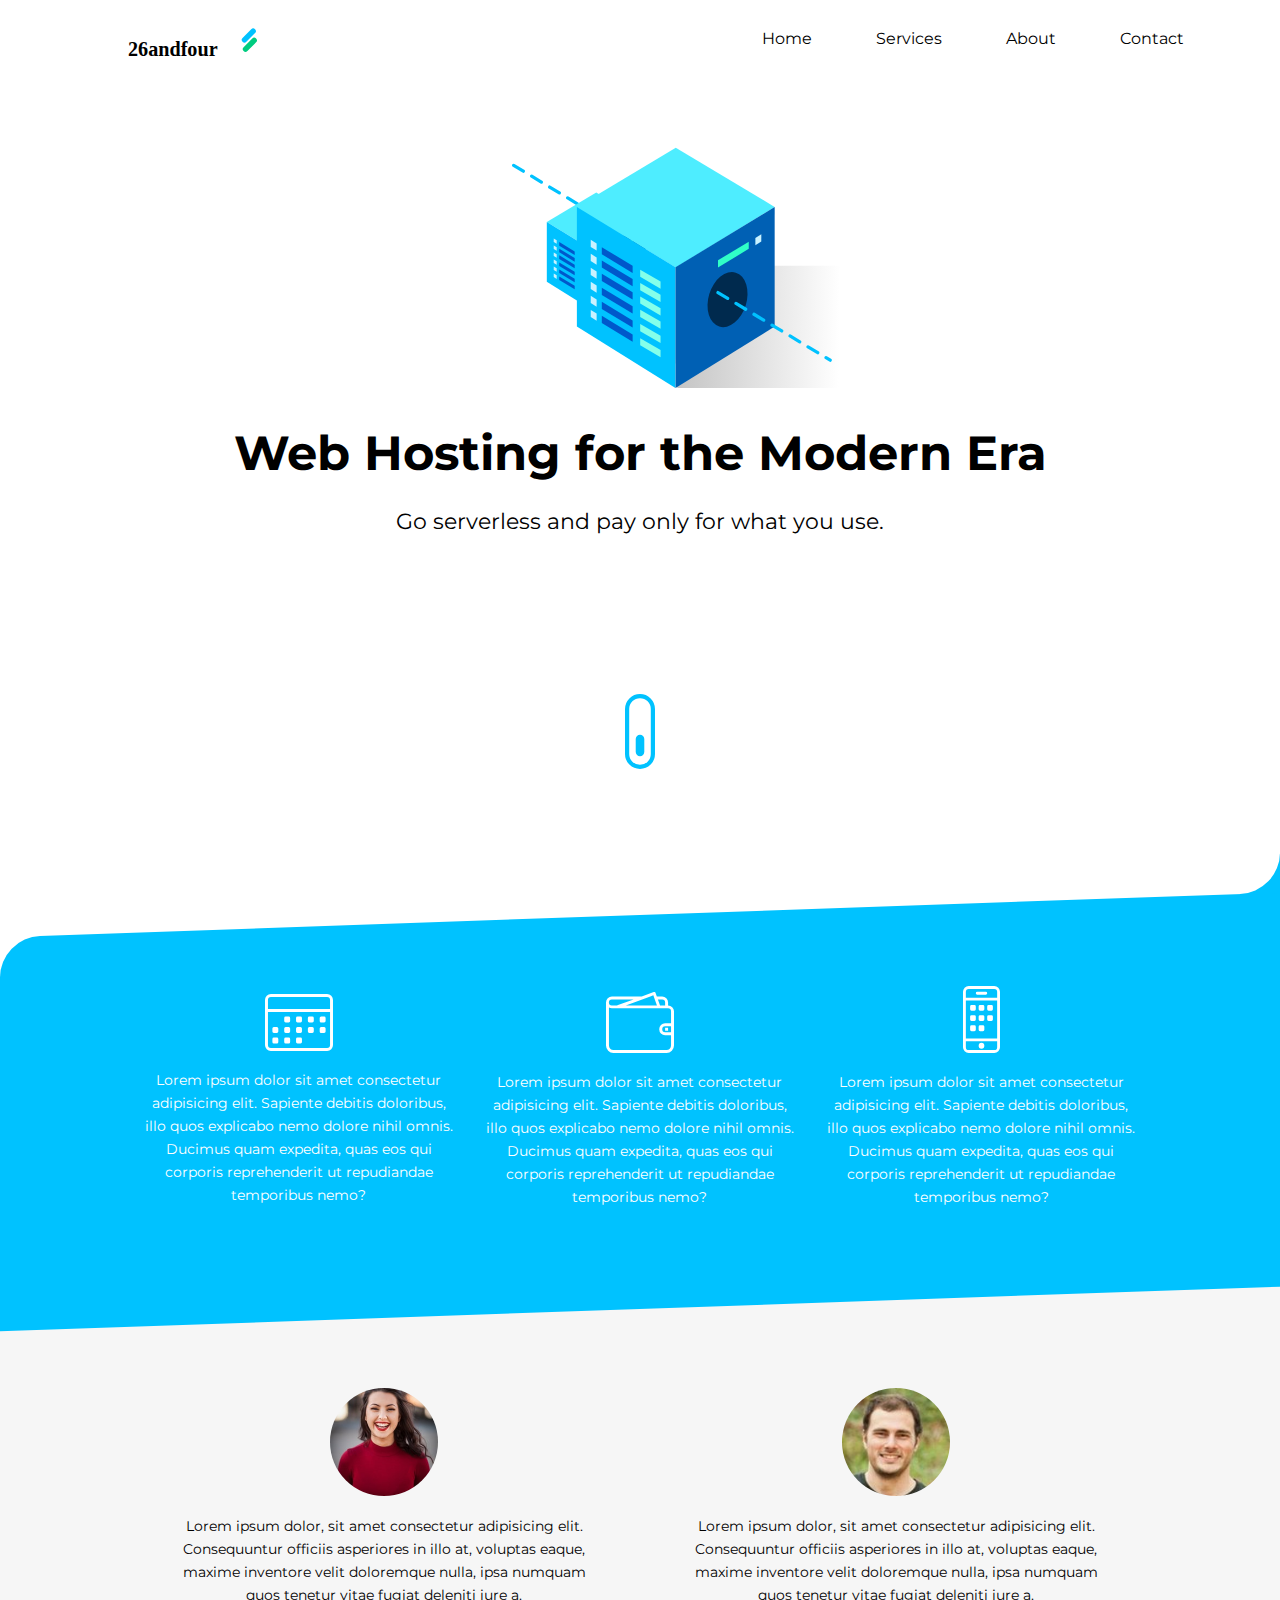
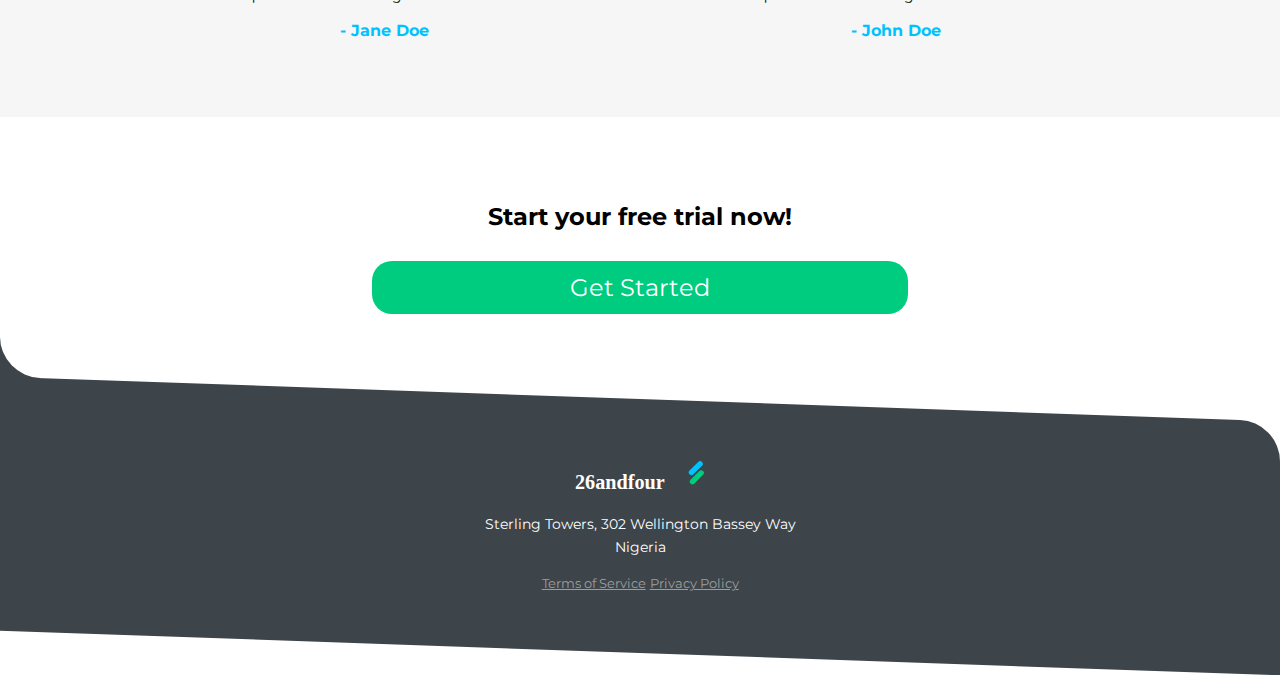
<file: frontender/index.html>
<!DOCTYPE html>
<html lang="en">
<head>
    <meta charset="UTF-8">
    <meta name="viewport" content="width=device-width, initial-scale=1.0">
    <title>Frontend dev</title>
    <link rel="stylesheet" href="css/style.css">
</head>
<body>
    <div class="container">
            <header>
                <img src="images/logo.svg" alt="26andfour logo" class="logo">

                <nav>
                    <a href="#" class="hide-desktop">
                        <img src="images/ham.svg" alt="toggle menu" class="menu" id="menu">
                    </a>

                    <ul class="show-desktop hide-mobile" id="nav">
                        <li id="exit" class="exit-btn hide-desktop"><img src="images/exit.svg" alt="exit menu"></li>
                        <li><a href="#">Home</a></li>
                        <li><a href="#">Services</a></li>
                        <li><a href="#">About</a></li>
                        <li><a href="#">Contact</a></li>
                    </ul>
                </nav>
        </header>

        <section>
            <img src="images/server.svg" alt="server graphic" class="server">

            <h1>Web Hosting for the Modern Era</h1>
            <p class="subhead">Go serverless and pay only for what you use.</p>

            <img src="images/scroll.svg" alt="scroll down" class="scroll hide-mobile show-desktop">
        </section>
    </div>

    <div class="blue-container">
        <div class="container">
            <ul>
                <li>
                    <img src="images/icon-1.svg" alt="calender">
                    <p>Lorem ipsum dolor sit amet consectetur adipisicing elit. Sapiente debitis doloribus, illo quos explicabo nemo dolore nihil omnis. Ducimus quam expedita, quas eos qui corporis reprehenderit ut repudiandae temporibus nemo?</p>
                </li>
                <li>
                    <img src="images/icon-2.svg" alt="timetable">
                    <p>Lorem ipsum dolor sit amet consectetur adipisicing elit. Sapiente debitis doloribus, illo quos explicabo nemo dolore nihil omnis. Ducimus quam expedita, quas eos qui corporis reprehenderit ut repudiandae temporibus nemo?</p>
                </li>
                <li>
                    <img src="images/icon-3.svg" alt="tablet">
                    <p>Lorem ipsum dolor sit amet consectetur adipisicing elit. Sapiente debitis doloribus, illo quos explicabo nemo dolore nihil omnis. Ducimus quam expedita, quas eos qui corporis reprehenderit ut repudiandae temporibus nemo?</p>
                </li>
            </ul>
        </div>
    </div>

    <div class="gray-container">
        <div class="container">
            <ul>
                <li>
                   <figure>
                       <img src="images/user1.png" alt="user testimonial picture">
                       <blockquote>Lorem ipsum dolor, sit amet consectetur adipisicing elit. Consequuntur officiis asperiores in illo at, voluptas eaque, maxime inventore velit doloremque nulla, ipsa numquam quos tenetur vitae fugiat deleniti iure a.</blockquote>
                       <figcaption>- Jane Doe</figcaption>
                   </figure>
                </li>
                <li>
                    <figure>
                        <img src="images/user2.png" alt="user testimonial picture">
                        <blockquote>Lorem ipsum dolor, sit amet consectetur adipisicing elit. Consequuntur officiis asperiores in illo at, voluptas eaque, maxime inventore velit doloremque nulla, ipsa numquam quos tenetur vitae fugiat deleniti iure a.</blockquote>
                        <figcaption>- John Doe</figcaption>
                    </figure>
                 </li>
            </ul>
        </div>
    </div>

    <div class="container">
        <h2>Start your free trial now!</h2>
        <a href="#" class="cta">Get Started</a>
    </div>

    <footer>
        <div class="footer-container">
            <div class="container">
                <a href="#">
                    <img src="images/logo-white.svg" class="logo" alt="logo">
                </a>    
                <p class="address">Sterling Towers, 302 Wellington Bassey Way <br>Nigeria</p>
                <ul class="footer-links">
                    <li><a href="#">Terms of Service</a></li>
                    <li><a href="#">Privacy Policy</a></li>
                </ul>
        
            </div>
        </div>
    </footer>

    <script>

        var menu = document.getElementById('menu');
        var nav = document.getElementById('nav');
        var exit = document.getElementById('exit');

        menu.addEventListener('click', function(e) {
            nav.classList.toggle('hide-mobile');
            e.preventDefault();
        });

        exit.addEventListener('click', function(e) {
            nav.classList.add('hide-mobile');
            e.preventDefault();
        });

    </script>

</body>
</html>
</file>
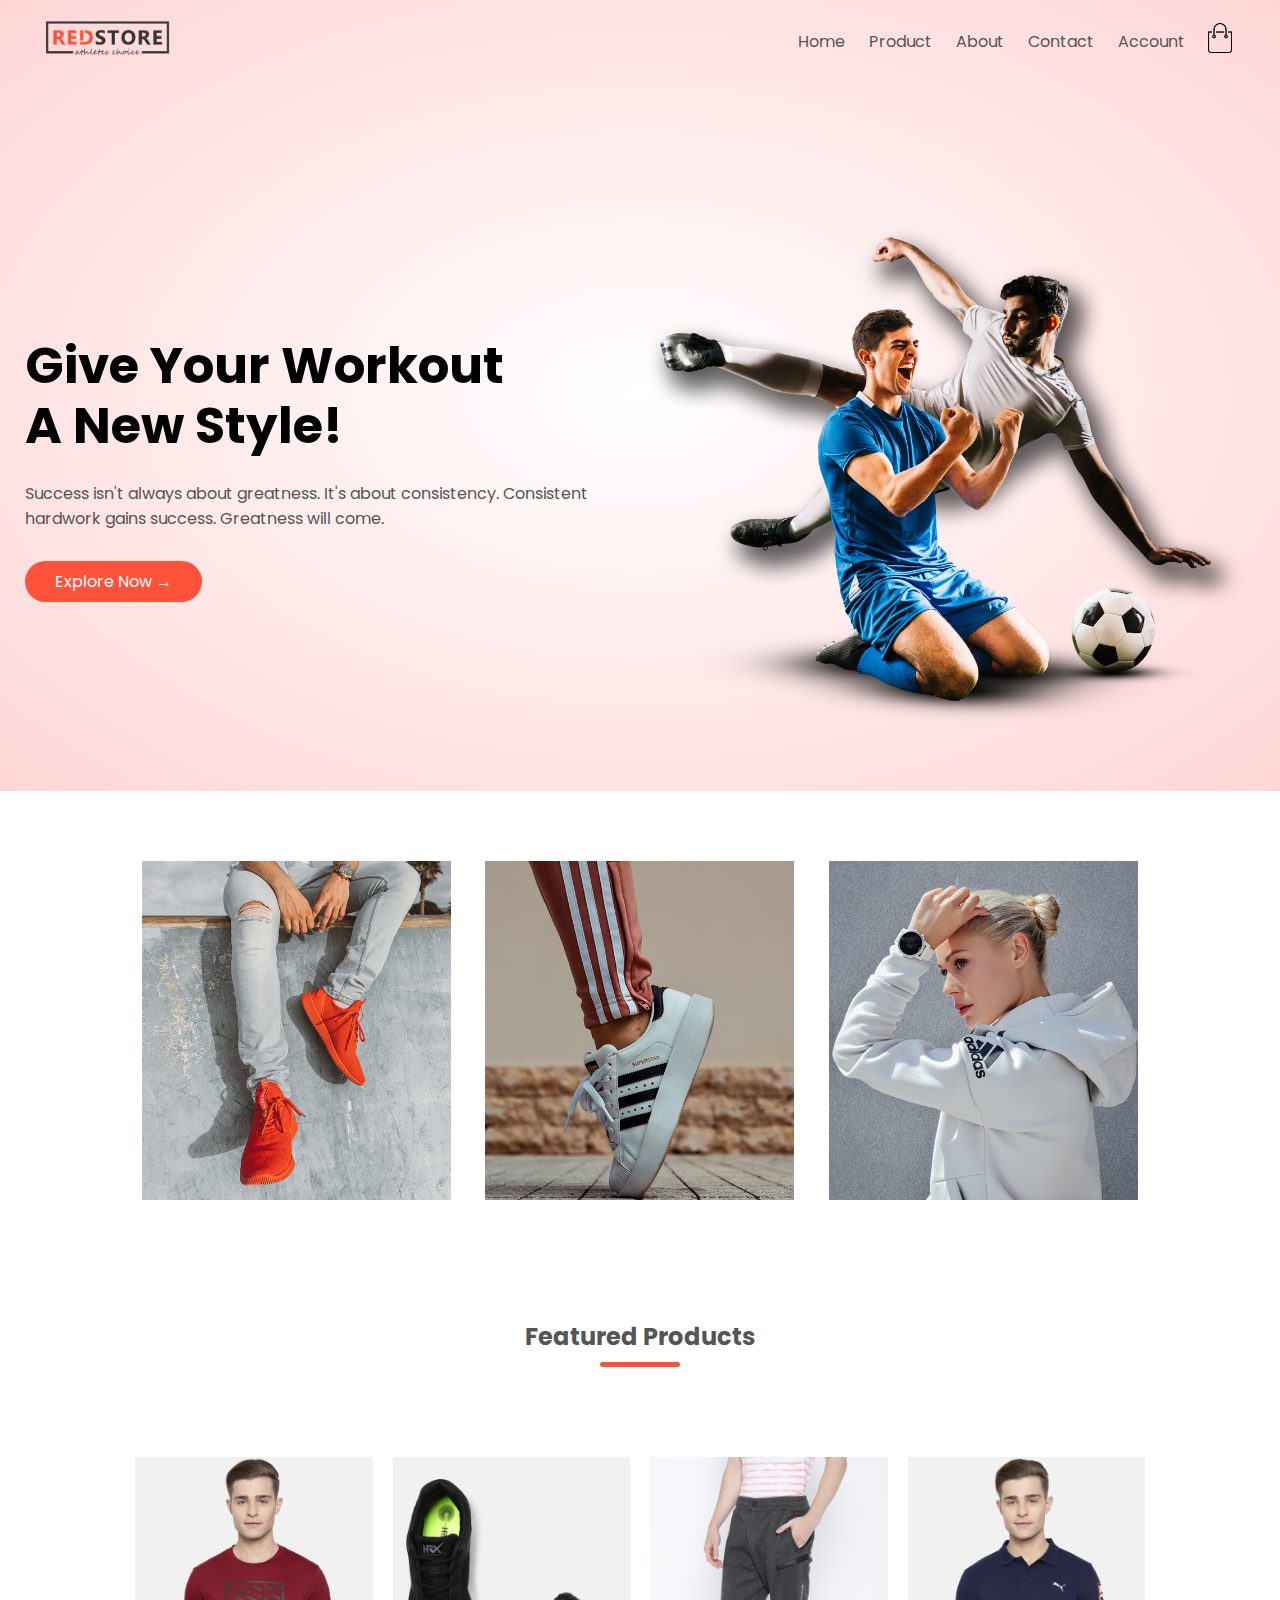
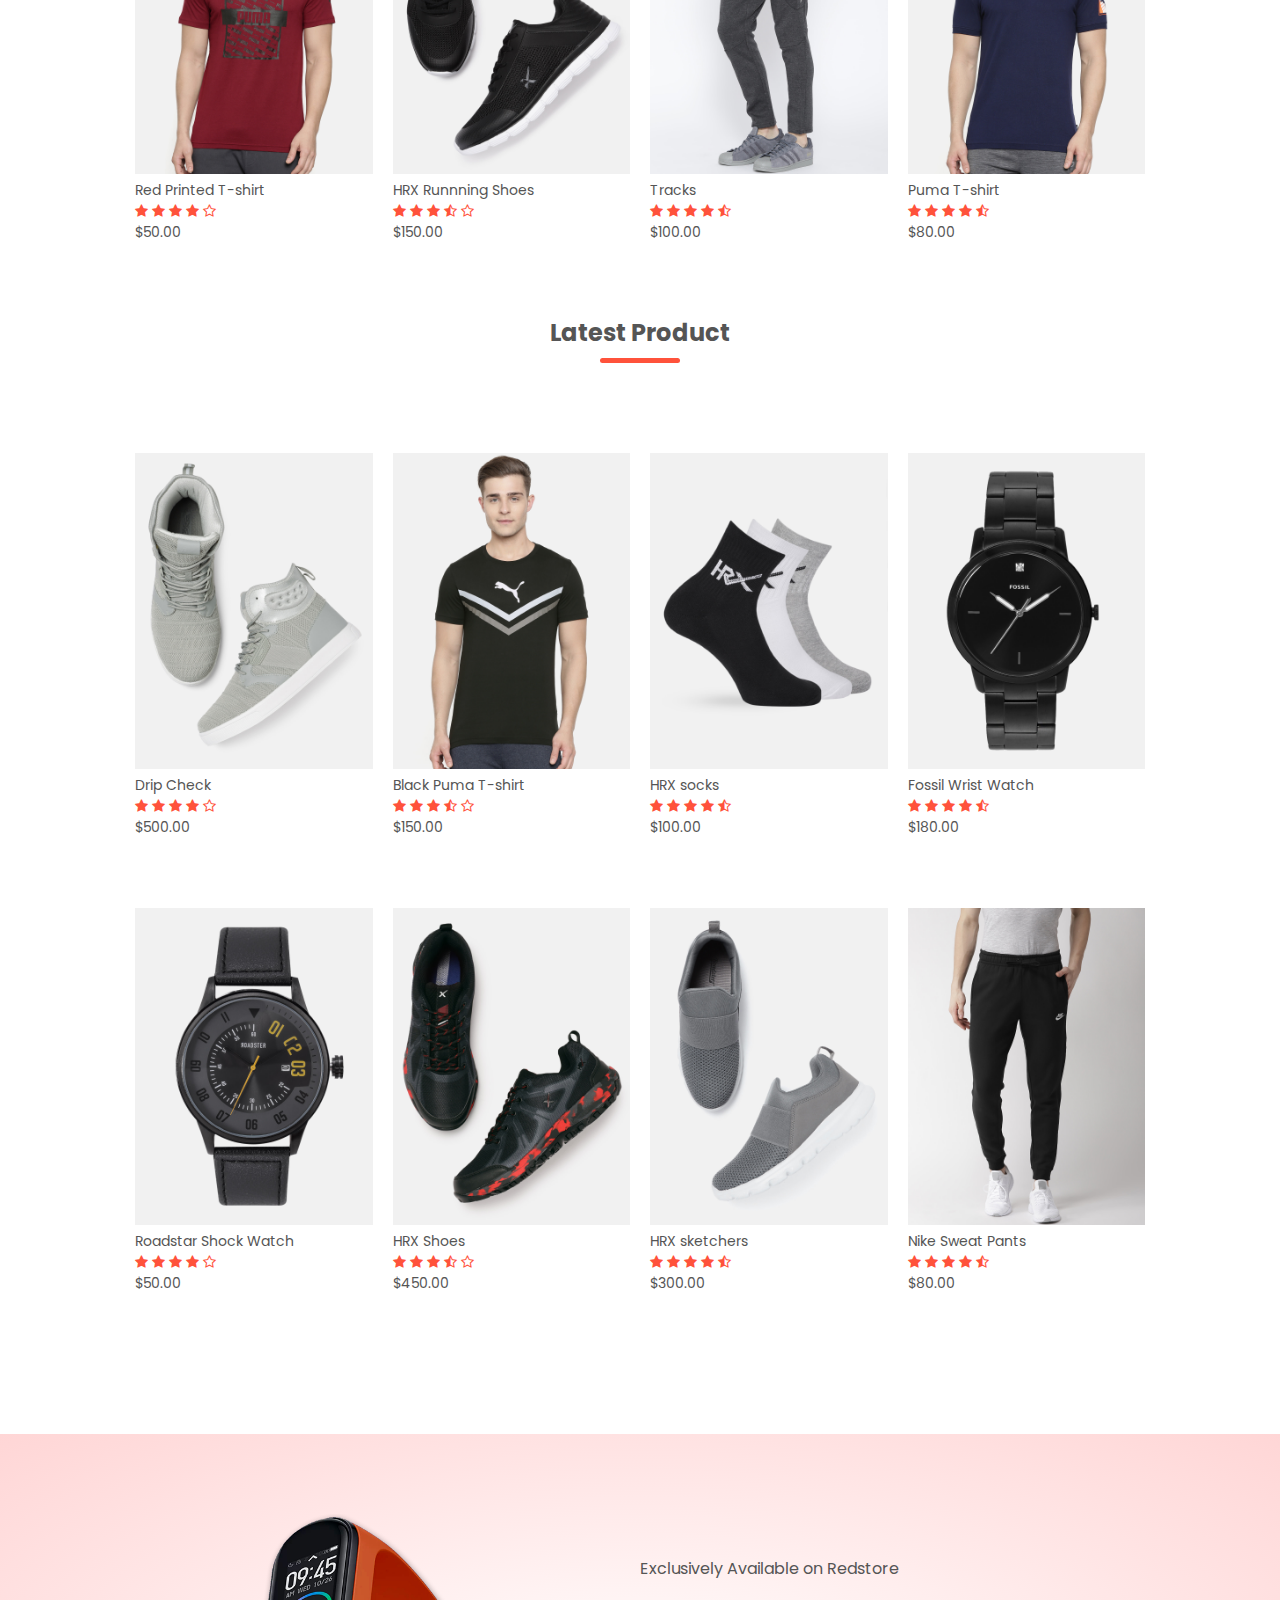
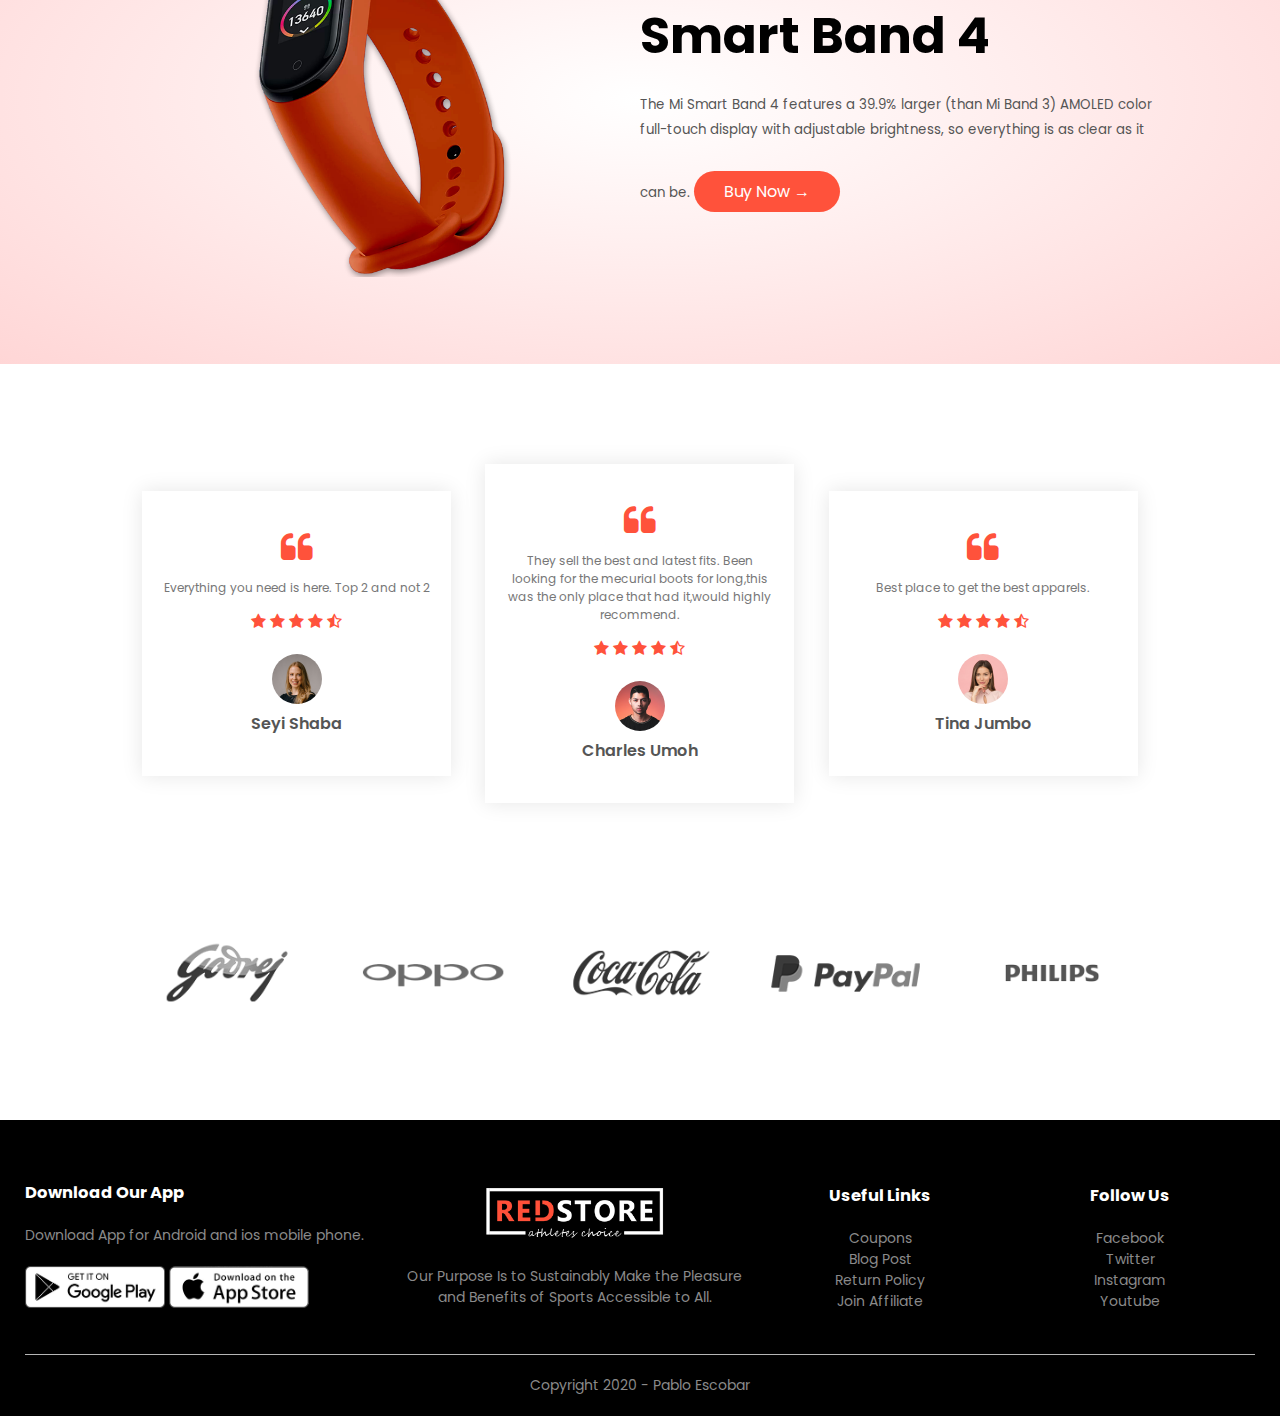
<file: pablostore/index.html>
<!DOCTYPE html>
<html lang="en">
<head>
    <meta charset="UTF-8">
    <meta name="viewport" content="width=device-width, initial-scale=1.0">
    <title>Pablo's Store</title>
    <link rel="stylesheet" href="css/style.css">
    <link rel="stylesheet" href="https://fonts.googleapis.com/css2?family=Poppins:wght@300;400;500;600;700&display=swap">
    <link rel="stylesheet" href="https://stackpath.bootstrapcdn.com/font-awesome/4.7.0/css/font-awesome.min.css">
</head>
<body>

    <div class="header">
        <div class="container">
            <div class="navbar">
                    <div class="logo">
                       <a href="index.html"><img src="images/logo.png" width="125px" alt="logo"></a>
                    </div>
                    <nav>
                        <ul id="MenuItems">
                            <li><a href="index.html">Home</a></li>
                            <li><a href="product.html">Product</a></li>
                            <li><a href="">About</a></li>
                            <li><a href="">Contact</a></li>
                            <li><a href="account.html">Account</a></li>
                        </ul>
                    </nav>
                   <a href="cart.html"><img src="images/cart.png" width="30px" height="30px" alt="cart"></a>
                    <img src="images/menu.png" class="menu-icon" onclick="menutoggle()">
                </div>
                <div class="row">
                <div class="col-2">
                    <h1>Give Your Workout <br> A New Style!</h1>
                    <p>Success isn't always about greatness. It's about consistency. Consistent <br> hardwork gains success. Greatness will come.</p>
                    <a href="" class="btn">Explore Now &#8594;</a>
                </div>
                <div class="col-2">
                        <img src="images/image1.png" alt="background picture">
                </div>
            </div>

        </div>
    </div>

    <!------featured category ----------->
        <div class="categories">
            <div class="small-container">
                <div class="row">
                    <div class="col-3">
                        <img src="images/category-1.jpg" alt="">
                    </div>
                    <div class="col-3">
                        <img src="images/category-2.jpg" alt="">
                    </div>
                    <div class="col-3">
                        <img src="images/category-3.jpg" alt="">
                    </div>
                </div>
            </div>
            
        </div>

         <!------featured products ----------->
            <div class="small-container">
                <h2 class="title">Featured Products</h2>
                <div class="row">
                    <div class="col-4">
                       <a href="product-details.html"><img src="images/product-1.jpg" alt=""></a>
                       <a href="product-details.html"><h4>Red Printed T-shirt</h4></a>
                        <div class="ratings">
                            <i class="fa fa-star"></i>
                            <i class="fa fa-star"></i>
                            <i class="fa fa-star"></i>
                            <i class="fa fa-star"></i>
                            <i class="fa fa-star-o"></i>
                        </div>
                        <p>$50.00</p>
                    </div>
                    <div class="col-4">
                        <img src="images/product-2.jpg" alt="">
                        <h4>HRX Runnning Shoes</h4>
                        <div class="ratings">
                            <i class="fa fa-star"></i>
                            <i class="fa fa-star"></i>
                            <i class="fa fa-star"></i>
                            <i class="fa fa-star-half-o"></i>
                            <i class="fa fa-star-o"></i>
                        </div>
                        <p>$150.00</p>
                    </div>
                    <div class="col-4">
                        <img src="images/product-3.jpg" alt="">
                        <h4>Tracks</h4>
                        <div class="ratings">
                            <i class="fa fa-star"></i>
                            <i class="fa fa-star"></i>
                            <i class="fa fa-star"></i>
                            <i class="fa fa-star"></i>
                            <i class="fa fa-star-half-o"></i>
                        </div>
                        <p>$100.00</p>
                    </div>
                    <div class="col-4">
                        <img src="images/product-4.jpg" alt="">
                        <h4>Puma T-shirt</h4>
                        <div class="ratings">
                            <i class="fa fa-star"></i>
                            <i class="fa fa-star"></i>
                            <i class="fa fa-star"></i>
                            <i class="fa fa-star"></i>
                            <i class="fa fa-star-half-o"></i>
                        </div>
                        <p>$80.00</p>
                    </div>
                </div>

                <h2 class="title"> Latest Product</h2>
                <div class="row">
                    <div class="col-4">
                        <img src="images/product-5.jpg" alt="">
                        <h4>Drip Check</h4>
                        <div class="ratings">
                            <i class="fa fa-star"></i>
                            <i class="fa fa-star"></i>
                            <i class="fa fa-star"></i>
                            <i class="fa fa-star"></i>
                            <i class="fa fa-star-o"></i>
                        </div>
                        <p>$500.00</p>
                    </div>
                    <div class="col-4">
                        <img src="images/product-6.jpg" alt="">
                        <h4>Black Puma T-shirt</h4>
                        <div class="ratings">
                            <i class="fa fa-star"></i>
                            <i class="fa fa-star"></i>
                            <i class="fa fa-star"></i>
                            <i class="fa fa-star-half-o"></i>
                            <i class="fa fa-star-o"></i>
                        </div>
                        <p>$150.00</p>
                    </div>
                    <div class="col-4">
                        <img src="images/product-7.jpg" alt="">
                        <h4>HRX socks</h4>
                        <div class="ratings">
                            <i class="fa fa-star"></i>
                            <i class="fa fa-star"></i>
                            <i class="fa fa-star"></i>
                            <i class="fa fa-star"></i>
                            <i class="fa fa-star-half-o"></i>
                        </div>
                        <p>$100.00</p>
                    </div>
                    <div class="col-4">
                        <img src="images/product-8.jpg" alt="">
                        <h4>Fossil Wrist Watch</h4>
                        <div class="ratings">
                            <i class="fa fa-star"></i>
                            <i class="fa fa-star"></i>
                            <i class="fa fa-star"></i>
                            <i class="fa fa-star"></i>
                            <i class="fa fa-star-half-o"></i>
                        </div>
                        <p>$180.00</p>
                    </div>
                </div>

                <div class="row">
                    <div class="col-4">
                        <img src="images/product-9.jpg" alt="">
                        <h4>Roadstar Shock Watch</h4>
                        <div class="ratings">
                            <i class="fa fa-star"></i>
                            <i class="fa fa-star"></i>
                            <i class="fa fa-star"></i>
                            <i class="fa fa-star"></i>
                            <i class="fa fa-star-o"></i>
                        </div>
                        <p>$50.00</p>
                    </div>
                    <div class="col-4">
                        <img src="images/product-10.jpg" alt="">
                        <h4>HRX  Shoes</h4>
                        <div class="ratings">
                            <i class="fa fa-star"></i>
                            <i class="fa fa-star"></i>
                            <i class="fa fa-star"></i>
                            <i class="fa fa-star-half-o"></i>
                            <i class="fa fa-star-o"></i>
                        </div>
                        <p>$450.00</p>
                    </div>
                    <div class="col-4">
                        <img src="images/product-11.jpg" alt="">
                        <h4>HRX sketchers</h4>
                        <div class="ratings">
                            <i class="fa fa-star"></i>
                            <i class="fa fa-star"></i>
                            <i class="fa fa-star"></i>
                            <i class="fa fa-star"></i>
                            <i class="fa fa-star-half-o"></i>
                        </div>
                        <p>$300.00</p>
                    </div>
                    <div class="col-4">
                        <img src="images/product-12.jpg" alt="">
                        <h4>Nike Sweat Pants</h4>
                        <div class="ratings">
                            <i class="fa fa-star"></i>
                            <i class="fa fa-star"></i>
                            <i class="fa fa-star"></i>
                            <i class="fa fa-star"></i>
                            <i class="fa fa-star-half-o"></i>
                        </div>
                        <p>$80.00</p>
                    </div>
                </div>



            </div>

            <!-------offer-->
            <div class="offer">
                <div class="small-container">
                    <div class="row">
                        <div class="col-2">
                            <img src="images/exclusive.png" class="offer-img" alt="">
                        </div>
                        <div class="col-2">
                            <p>Exclusively Available on Redstore</p>
                            <h1>Smart Band 4</h1>
                            <small>The Mi Smart Band 4 features a 39.9% larger (than Mi Band 3) AMOLED color full-touch display with adjustable brightness, so everything is as clear as it can be.</small>
                            <a href="" class="btn">Buy Now &#8594;</a>
                        </div>
                    </div>
                </div>
            </div>

            <!-------testimonial---------->
            <div class="testimonial">
                <div class="small-container">
                    <div class="row">
                        <div class="col-3">
                            <i class="fa fa-quote-left"></i>
                            <p>Everything you need is here. Top 2 and not 2</p>
                            <div class="ratings">
                                <i class="fa fa-star"></i>
                                <i class="fa fa-star"></i>
                                <i class="fa fa-star"></i>
                                <i class="fa fa-star"></i>
                                <i class="fa fa-star-half-o"></i>
                            </div>
                            <img src="images/user-1.png" alt="">
                            <h3>Seyi Shaba</h3>
                        </div>
                        <div class="col-3">
                            <i class="fa fa-quote-left"></i>
                            <p>They sell the best and latest fits. Been looking for the mecurial boots for long,this was the only place that had it,would highly recommend.</p>
                            <div class="ratings">
                                <i class="fa fa-star"></i>
                                <i class="fa fa-star"></i>
                                <i class="fa fa-star"></i>
                                <i class="fa fa-star"></i>
                                <i class="fa fa-star-half-o"></i>
                            </div>
                            <img src="images/user-2.png" alt="">
                            <h3>Charles Umoh</h3>
                        </div>
                        <div class="col-3">
                            <i class="fa fa-quote-left"></i>
                            <p>Best place to get the best apparels.</p>
                            <div class="ratings">
                                <i class="fa fa-star"></i>
                                <i class="fa fa-star"></i>
                                <i class="fa fa-star"></i>
                                <i class="fa fa-star"></i>
                                <i class="fa fa-star-half-o"></i>
                            </div>
                            <img src="images/user-3.png" alt="">
                            <h3>Tina Jumbo</h3>
                        </div>
                    </div>
                </div>
            </div>

            <!---------brands----------->
            <div class="brands">
                <div class="small-container">
                    <div class="row">
                       <div class="col-5">
                           <img src="images/logo-godrej.png" alt="">
                       </div>
                       <div class="col-5">
                           <img src="images/logo-oppo.png" alt="">
                       </div>
                       <div class="col-5">
                           <img src="images/logo-coca-cola.png" alt="">
                       </div>
                       <div class="col-5">
                           <img src="images/logo-paypal.png" alt="">
                       </div>
                       <div class="col-5">
                           <img src="images/logo-philips.png" alt="">
                       </div>
                    </div>
                </div>
            </div>

            <!------------footer-------->
            <div class="footer">
                <div class="container">
                    <div class="row">
                        <div class="footer-col-1">
                            <h3>Download Our App</h3>
                            <p>Download App for Android and ios mobile phone.</p>
                            <div class="app-logo">
                                <img src="images/play-store.png" alt="">
                                <img src="images/app-store.png" alt="">
                            </div>
                        </div>
                        <div class="footer-col-2">
                           <img src="images/logo-white.png" alt="">
                            <p>Our Purpose Is to Sustainably Make the Pleasure and Benefits of Sports Accessible to All.</p>
                        </div>
                        <div class="footer-col-3">
                          <h3>Useful Links</h3>
                           <ul>
                               <li>Coupons</li>
                               <li>Blog Post</li>
                               <li>Return Policy</li>
                               <li>Join Affiliate</li>
                           </ul>
                        </div>
                        <div class="footer-col-4">
                          <h3>Follow Us</h3>
                           <ul>
                               <li>Facebook</li>
                               <li>Twitter</li>
                               <li>Instagram</li>
                               <li>Youtube</li>
                           </ul>
                        </div>
                    </div>
                    <hr>
                    <p class="copyright">Copyright 2020 - Pablo Escobar</p>
                </div>
            </div>

            <!-----js for toggle menu-->

            <script>
                var MenuItems = document.getElementById("MenuItems");

                MenuItems.style.maxHeight = "0px";

                function menutoggle(){
                    if(MenuItems.style.maxHeight == "0px")
                        {
                            MenuItems.style.maxHeight = "200px";
                        }
                        else
                        {
                            MenuItems.style.maxHeight = "0px";
                        }
                }
            </script>
</body>
</html>
</file>
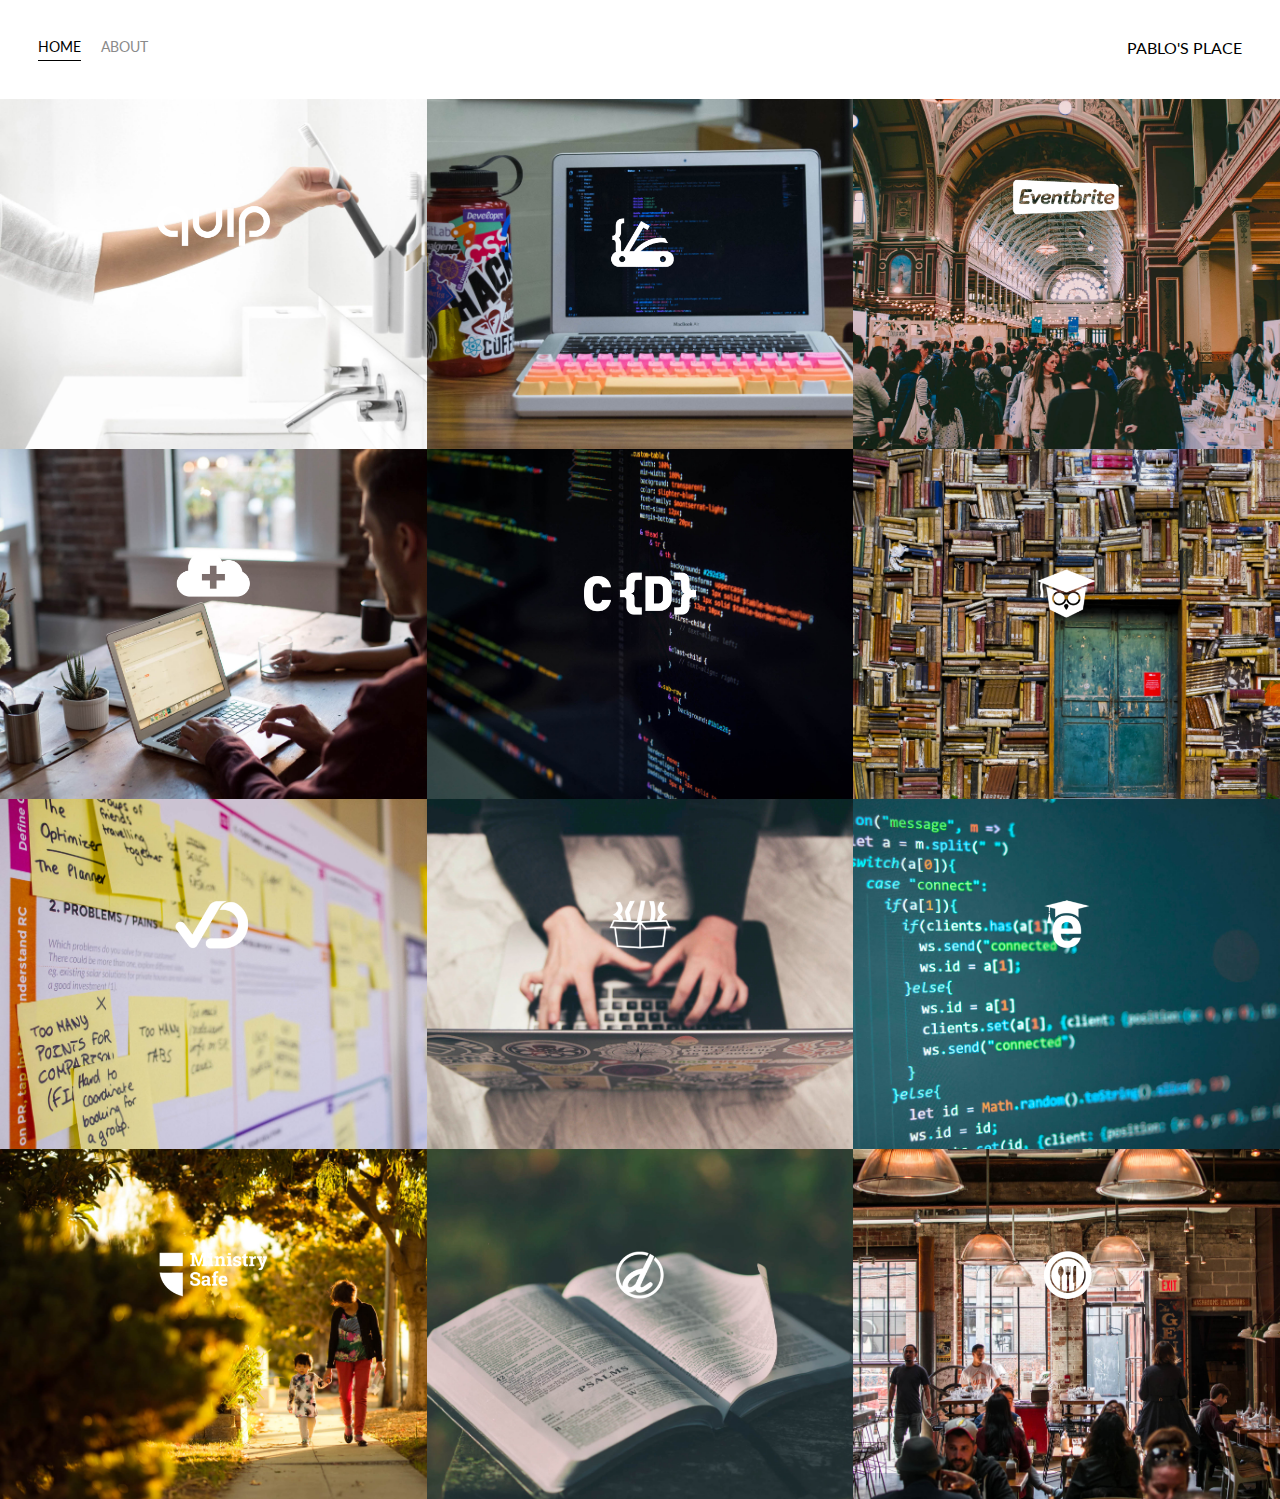
<file: portfolio-website/index.html>
<!DOCTYPE html>
<html lang="en">
<head>
    <meta charset="UTF-8">
    <meta name="viewport" content="width=device-width, initial-scale=1.0">
    <title>Portfolio</title>
    <link rel="stylesheet" href="https://fonts.googleapis.com/css?family=Lato">
    <link rel="stylesheet" href="style.css">
</head>
<body>
    <div class="container">
        <div class="nav-wrapper">
            <div class="left-side">
                <div class="nav-link-wrapper active-nav-link">
                     <a href="index.html">Home</a>
                </div>

                <div class="nav-link-wrapper">
                     <a href="about.html">About</a>
              </div>

            </div>

            <div class="right-side">
                 <div>PABLO'S PLACE</div>
            </div>

        </div>

        <div class="content-wrapper">
            <div class="portfolio-items-wrapper">

                <div class="portfolio-item-wrapper">
                    <div class="portfolio-img-background" style="background-image:url(images/portfolio1.jpg)"></div>

                    <div class="img-text-wrapper">
                        <div class="logo-wrapper">
                            <img src="images/logos/quip.png">
                        </div>

                        <div class="subtitle">
                            I built the Quip E-coomerce platform, named a Top 25 Intervention by Time Magazine in 2016.
                        </div>
                    </div>
                </div>

                <div class="portfolio-item-wrapper">
                    <div class="portfolio-img-background" style="background-image:url(images/portfolio2.jpg)"></div>

                    <div class="img-text-wrapper">
                        <div class="logo-wrapper">
                            <img src="images/logos/devcamp.png">
                        </div>

                        <div class="subtitle">
                            Coding bootcamp and learning management system
                        </div>
                    </div>
                </div>

                <div class="portfolio-item-wrapper">
                    <div class="portfolio-img-background" style="background-image:url(images/portfolio3.jpg)"></div>

                    <div class="img-text-wrapper">
                        <div class="logo-wrapper">
                            <img src="images/logos/eventbrite.png">
                        </div>

                        <div class="subtitle">
                           Eventbrite is theleading event management platform on the web with millions of individuals utilizing their applications to find,register or, and management of events in different industries.
                        </div>
                    </div>
                </div>

                <div class="portfolio-item-wrapper">
                    <div class="portfolio-img-background" style="background-image:url(images/portfolio4.jpg)"></div>

                    <div class="img-text-wrapper">
                        <div class="logo-wrapper">
                            <img src="images/logos/shop-hacker.png">
                        </div>

                        <div class="subtitle">
                            I built the Quip E-coomerce platform, named a Top 25 Intervention by Time Magazine in 2016.
                        </div>
                    </div>
                </div>

                <div class="portfolio-item-wrapper">
                    <div class="portfolio-img-background" style="background-image:url(images/portfolio5.jpg)"></div>

                    <div class="img-text-wrapper">
                        <div class="logo-wrapper">
                            <img src="images/logos/crondose.png">
                        </div>

                        <div class="subtitle">
                            Online tutorials and productivity tips
                        </div>
                    </div>
                </div>

                <div class="portfolio-item-wrapper">
                    <div class="portfolio-img-background" style="background-image:url(images/portfolio6.jpg)"></div>

                    <div class="img-text-wrapper">
                        <div class="logo-wrapper">
                            <img src="images/logos/dailysmarty.png">
                        </div>

                        <div class="subtitle">
                           Keep track of what you learn everyday.
                        </div>
                    </div>
                </div>

                <div class="portfolio-item-wrapper">
                    <div class="portfolio-img-background" style="background-image:url(images/portfolio7.jpg)"></div>

                    <div class="img-text-wrapper">
                        <div class="logo-wrapper">
                            <img src="images/logos/dashtrack.png">
                        </div>

                        <div class="subtitle">
                            I built the Quip E-coomerce platform, named a Top 25 Intervention by Time Magazine in 2016.
                        </div>
                    </div>
                </div>

                <div class="portfolio-item-wrapper">
                    <div class="portfolio-img-background" style="background-image:url(images/portfolio8.jpg)"></div>

                    <div class="img-text-wrapper">
                        <div class="logo-wrapper">
                            <img src="images/logos/devtrunk.png">
                        </div>

                        <div class="subtitle">
                            I built the Quip E-coomerce platform, named a Top 25 Intervention by Time Magazine in 2016.
                        </div>
                    </div>
                </div>

                <div class="portfolio-item-wrapper">
                    <div class="portfolio-img-background" style="background-image:url(images/portfolio9.jpg)"></div>

                    <div class="img-text-wrapper">
                        <div class="logo-wrapper">
                            <img src="images/logos/edutechional.png">
                        </div>

                        <div class="subtitle">
                            I built the Quip E-coomerce platform, named a Top 25 Intervention by Time Magazine in 2016.
                        </div>
                    </div>
                </div>

                <div class="portfolio-item-wrapper">
                    <div class="portfolio-img-background" style="background-image:url(images/portfolio10.jpg)"></div>

                    <div class="img-text-wrapper">
                        <div class="logo-wrapper">
                            <img src="images/logos/ministry-safe.png">
                        </div>

                        <div class="subtitle">
                            I built the Quip E-coomerce platform, named a Top 25 Intervention by Time Magazine in 2016.
                        </div>
                    </div>
                </div>

                <div class="portfolio-item-wrapper">
                    <div class="portfolio-img-background" style="background-image:url(images/portfolio11.jpg)"></div>

                    <div class="img-text-wrapper">
                        <div class="logo-wrapper">
                            <img src="images/logos/open-devos.png">
                        </div>

                        <div class="subtitle">
                            I built the Quip E-coomerce platform, named a Top 25 Intervention by Time Magazine in 2016.
                        </div>
                    </div>
                </div>

                <div class="portfolio-item-wrapper">
                    <div class="portfolio-img-background" style="background-image:url(images/portfolio12.jpg)"></div>

                    <div class="img-text-wrapper">
                        <div class="logo-wrapper">
                            <img src="images/logos/toastability.png">
                        </div>

                        <div class="subtitle">
                            I built the Quip E-coomerce platform, named a Top 25 Intervention by Time Magazine in 2016.
                        </div>
                    </div>
                </div>

                

            </div>
        </div>
    </div>
</body>
<script>
    const portfolioItems = document.querySelectorAll('.portfolio-item-wrapper');

    portfolioItems.forEach(portfolioItem => {
        portfolioItem.addEventListener('mouseover', () => {
            portfolioItem.childNodes[1].classList.add('img-darken');
        });

        portfolioItem.addEventListener('mouseout', () => {
            portfolioItem.childNodes[1].classList.remove('img-darken');
        });
    });
</script>
</html>
</file>
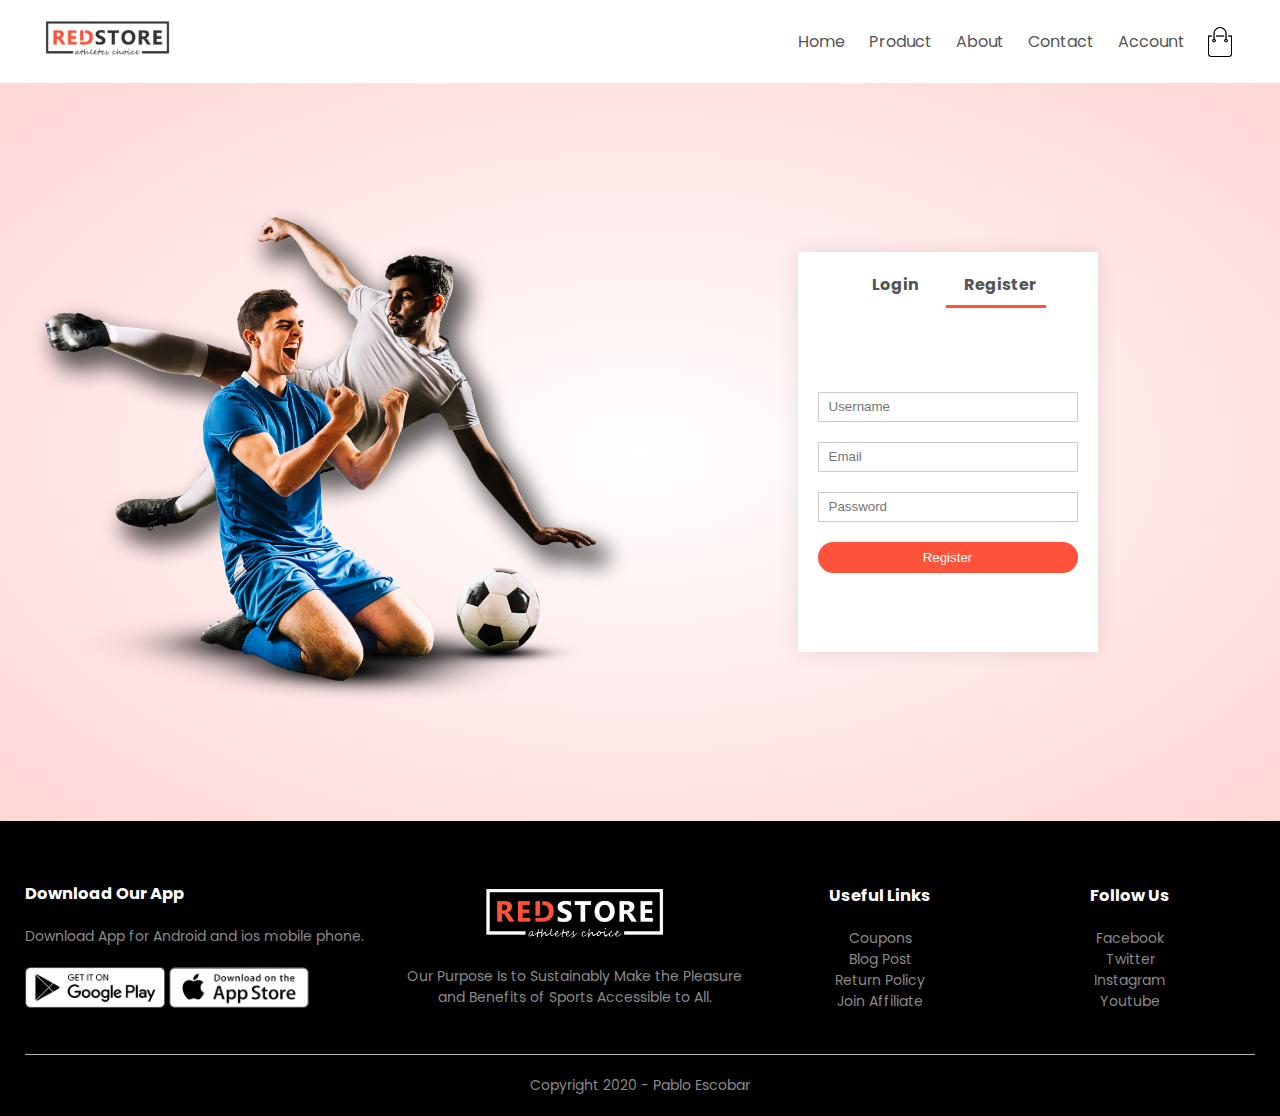
<file: pablostore/account.html>
<!DOCTYPE html>
<html lang="en">
<head>
    <meta charset="UTF-8">
    <meta name="viewport" content="width=device-width, initial-scale=1.0">
    <title> Login/Registration |Pablo's Store</title>
    <link rel="stylesheet" href="css/style.css">
    <link rel="stylesheet" href="https://fonts.googleapis.com/css2?family=Poppins:wght@300;400;500;600;700&display=swap">
    <link rel="stylesheet" href="https://stackpath.bootstrapcdn.com/font-awesome/4.7.0/css/font-awesome.min.css">
</head>
<body>

   
        <div class="container">
            <div class="navbar">
                    <div class="logo">
                        <a href="index.html"></a><img src="images/logo.png" width="125px" alt="logo"></a>
                    </div>
                    <nav>
                        <ul id="MenuItems">
                            <li> <a href="index.html">Home</a> </li>
                            <li> <a href="product.html">Product</a> </li>
                            <li> <a href="">About</a> </li>
                            <li> <a href="">Contact</a> </li>
                            <li> <a href="account.html">Account</a> </li>
                        </ul>
                    </nav>
                    <a href="cart.html"></a><img src="images/cart.png" width="30px" height="30px" alt="cart"></a>
                    <img src="images/menu.png" class="menu-icon" onclick="menutoggle()">
                </div>
        </div>



            <!----------------account-page------------------->

                <div class="account-page">
                    <div class="container">
                        <div class="row">
                            <div class="col-2">
                                <img src="images/image1.png" width="100%" alt="">
                            </div>

                            <div class="col-2">
                               <div class="form-container">
                                   <div class="form-btn">
                                       <span onclick="login()">Login</span>
                                       <span onclick="register()">Register</span>
                                       <hr id="Indicator">
                                   </div>

                                   <form id="LoginForm">
                                       <input type="text" placeholder="Username">
                                       <input type="password" placeholder="Password">
                                       <button type="submit" class="btn">Login</button>
                                       <a href="">Forgot Password</a>
                                   </form>

                                   <form id="RegForm">
                                       <input type="text" placeholder="Username">
                                       <input type="email" placeholder="Email">
                                       <input type="password" placeholder="Password">
                                       <button type="submit" class="btn">Register</button>
                                   </form>
                               </div>
                            </div>
                        </div>
                    </div>
                </div>

            <!------------footer-------->
            <div class="footer">
                <div class="container">
                    <div class="row">
                        <div class="footer-col-1">
                            <h3>Download Our App</h3>
                            <p>Download App for Android and ios mobile phone.</p>
                            <div class="app-logo">
                                <img src="images/play-store.png" alt="">
                                <img src="images/app-store.png" alt="">
                            </div>
                        </div>
                        <div class="footer-col-2">
                           <img src="images/logo-white.png" alt="">
                            <p>Our Purpose Is to Sustainably Make the Pleasure and Benefits of Sports Accessible to All.</p>
                        </div>
                        <div class="footer-col-3">
                          <h3>Useful Links</h3>
                           <ul>
                               <li>Coupons</li>
                               <li>Blog Post</li>
                               <li>Return Policy</li>
                               <li>Join Affiliate</li>
                           </ul>
                        </div>
                        <div class="footer-col-4">
                          <h3>Follow Us</h3>
                           <ul>
                               <li>Facebook</li>
                               <li>Twitter</li>
                               <li>Instagram</li>
                               <li>Youtube</li>
                           </ul>
                        </div>
                    </div>
                    <hr>
                    <p class="copyright">Copyright 2020 - Pablo Escobar</p>
                </div>
            </div>

            <!-----js for toggle menu-->

            <script>
                var MenuItems = document.getElementById("MenuItems");

                MenuItems.style.maxHeight = "0px";

                function menutoggle(){
                    if(MenuItems.style.maxHeight == "0px")
                        {
                            MenuItems.style.maxHeight = "200px";
                        }
                        else
                        {
                            MenuItems.style.maxHeight = "0px";
                        }
                }
            </script>

            <!-----js for toggle form-->

                <script>

                    var LoginForm = document.getElementById("LoginForm");
                    var RegForm = document.getElementById("RegForm");
                    var Indicator = document.getElementById("Indicator");

                        function register(){
                            RegForm.style.transform = "translateX(0px)";
                            LoginForm.style.transform = "translateX(0px)";
                            Indicator.style.transform = "translateX(100px)";
                            
                        }

                        function login(){
                            RegForm.style.transform = "translateX(300px)";
                            LoginForm.style.transform = "translateX(300px)";
                            Indicator.style.transform = "translateX(0px)";
                            
                        }

                </script>


          </body>
</html>
</file>
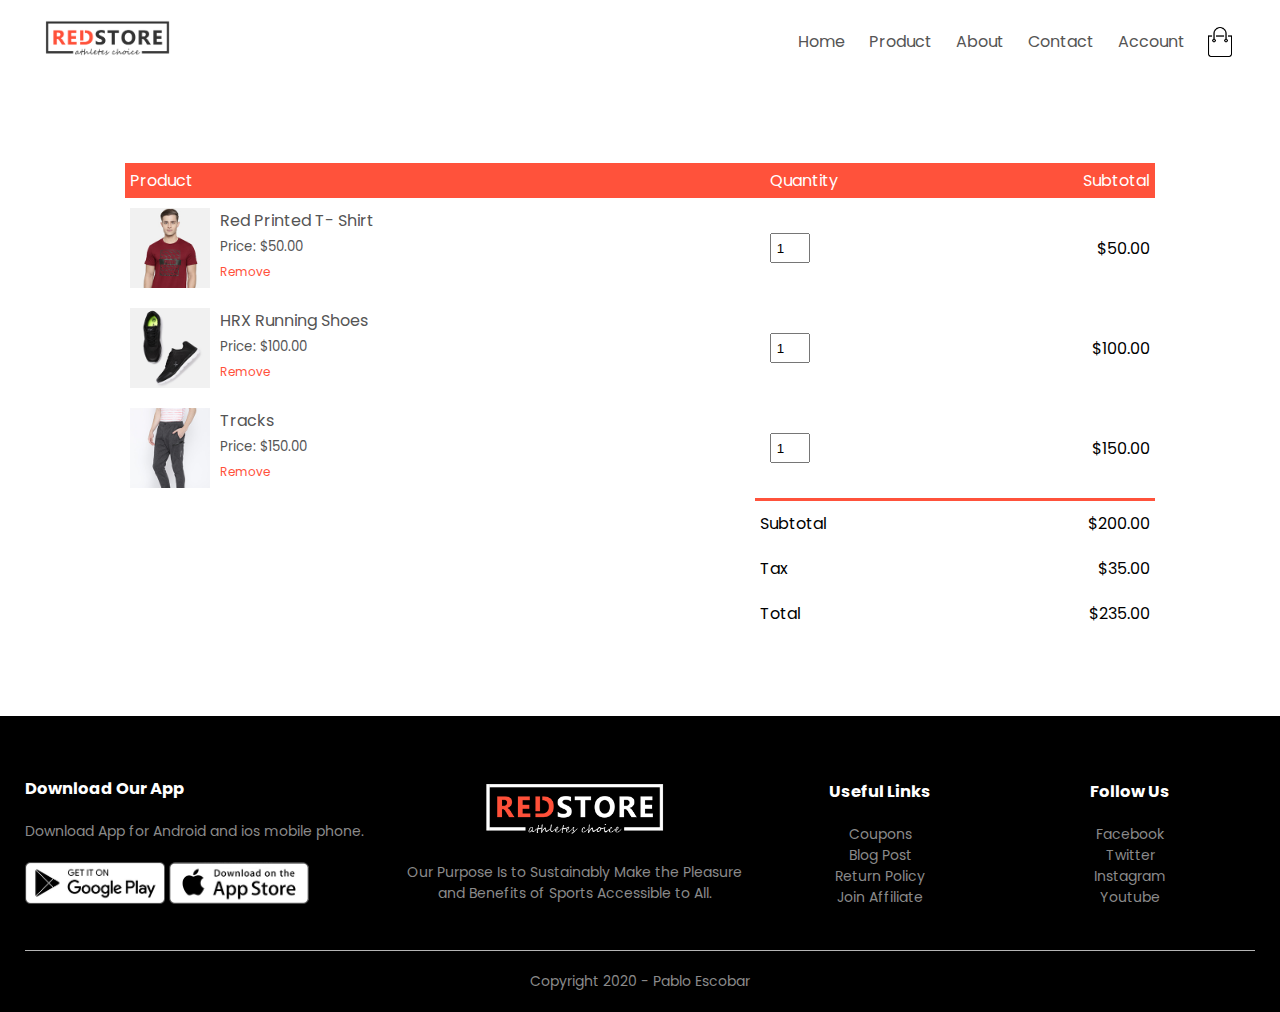
<file: pablostore/cart.html>
<!DOCTYPE html>
<html lang="en">
<head>
    <meta charset="UTF-8">
    <meta name="viewport" content="width=device-width, initial-scale=1.0">
    <title> Cart |Pablo's Store</title>
    <link rel="stylesheet" href="css/style.css">
    <link rel="stylesheet" href="https://fonts.googleapis.com/css2?family=Poppins:wght@300;400;500;600;700&display=swap">
    <link rel="stylesheet" href="https://stackpath.bootstrapcdn.com/font-awesome/4.7.0/css/font-awesome.min.css">
</head>
<body>

   
        <div class="container">
            <div class="navbar">
                    <div class="logo">
                        <a href="index.html"><img src="images/logo.png" width="125px" alt="logo"></a>
                    </div>
                    <nav>
                        <ul id="MenuItems">
                            <li> <a href="index.html">Home</a> </li>
                            <li> <a href="product.html">Product</a> </li>
                            <li> <a href="">About</a> </li>
                            <li> <a href="">Contact</a> </li>
                            <li> <a href="account.html">Account</a> </li>
                        </ul>
                    </nav>
                    <a href="cart.html"></a><img src="images/cart.png" width="30px" height="30px" alt="cart"></a>
                    <img src="images/menu.png" class="menu-icon" onclick="menutoggle()">
                </div>
        </div>


        <!------------cart items details---------------->

            <div class="small-container cart-page">
                
                <table>
                    <tr>
                        <th>Product</th>
                        <th>Quantity</th>
                        <th>Subtotal</th>
                    </tr>
                    <tr>
                        <td>
                            <div class="cart-info">
                                <img src="images/buy-1.jpg" alt="">
                                <div>
                                    <p>Red Printed T- Shirt</p>
                                    <small>Price: $50.00</small>
                                    <br>
                                    <a href="">Remove</a>
                                </div>
                            </div>
                        </td>
                        <td><input type="number" value="1"> </td>
                        <td>$50.00</td>
                        
                    </tr>
                    <tr>
                        <td>
                            <div class="cart-info">
                                <img src="images/buy-2.jpg" alt="">
                                <div>
                                    <p>HRX Running Shoes</p>
                                    <small>Price: $100.00</small>
                                    <br>
                                    <a href="">Remove</a>
                                </div>
                            </div>
                        </td>
                        <td><input type="number" value="1"> </td>
                        <td>$100.00</td>
                        
                    </tr>
                    <tr>
                        <td>
                            <div class="cart-info">
                                <img src="images/buy-3.jpg" alt="">
                                <div>
                                    <p>Tracks</p>
                                    <small>Price: $150.00</small>
                                    <br>
                                    <a href="">Remove</a>
                                </div>
                            </div>
                        </td>
                        <td><input type="number" value="1"> </td>
                        <td>$150.00</td>
                        
                    </tr>
                </table>

                <div class="total-price">
                    <table>
                        <tr>
                            <td>Subtotal</td>
                            <td>$200.00</td>
                        </tr>
                        <tr>
                            <td>Tax</td>
                            <td>$35.00</td>
                        </tr>
                        <tr>
                            <td>Total</td>
                            <td>$235.00</td>
                        </tr>
                    </table>
                </div>

            </div>


            <!------------footer-------->
            <div class="footer">
                <div class="container">
                    <div class="row">
                        <div class="footer-col-1">
                            <h3>Download Our App</h3>
                            <p>Download App for Android and ios mobile phone.</p>
                            <div class="app-logo">
                                <img src="images/play-store.png" alt="">
                                <img src="images/app-store.png" alt="">
                            </div>
                        </div>
                        <div class="footer-col-2">
                           <img src="images/logo-white.png" alt="">
                            <p>Our Purpose Is to Sustainably Make the Pleasure and Benefits of Sports Accessible to All.</p>
                        </div>
                        <div class="footer-col-3">
                          <h3>Useful Links</h3>
                           <ul>
                               <li>Coupons</li>
                               <li>Blog Post</li>
                               <li>Return Policy</li>
                               <li>Join Affiliate</li>
                           </ul>
                        </div>
                        <div class="footer-col-4">
                          <h3>Follow Us</h3>
                           <ul>
                               <li>Facebook</li>
                               <li>Twitter</li>
                               <li>Instagram</li>
                               <li>Youtube</li>
                           </ul>
                        </div>
                    </div>
                    <hr>
                    <p class="copyright">Copyright 2020 - Pablo Escobar</p>
                </div>
            </div>

            <!-----js for toggle menu-->

            <script>
                var MenuItems = document.getElementById("MenuItems");

                MenuItems.style.maxHeight = "0px";

                function menutoggle(){
                    if(MenuItems.style.maxHeight == "0px")
                        {
                            MenuItems.style.maxHeight = "200px";
                        }
                        else
                        {
                            MenuItems.style.maxHeight = "0px";
                        }
                }
            </script>

          </body>
</html>
</file>
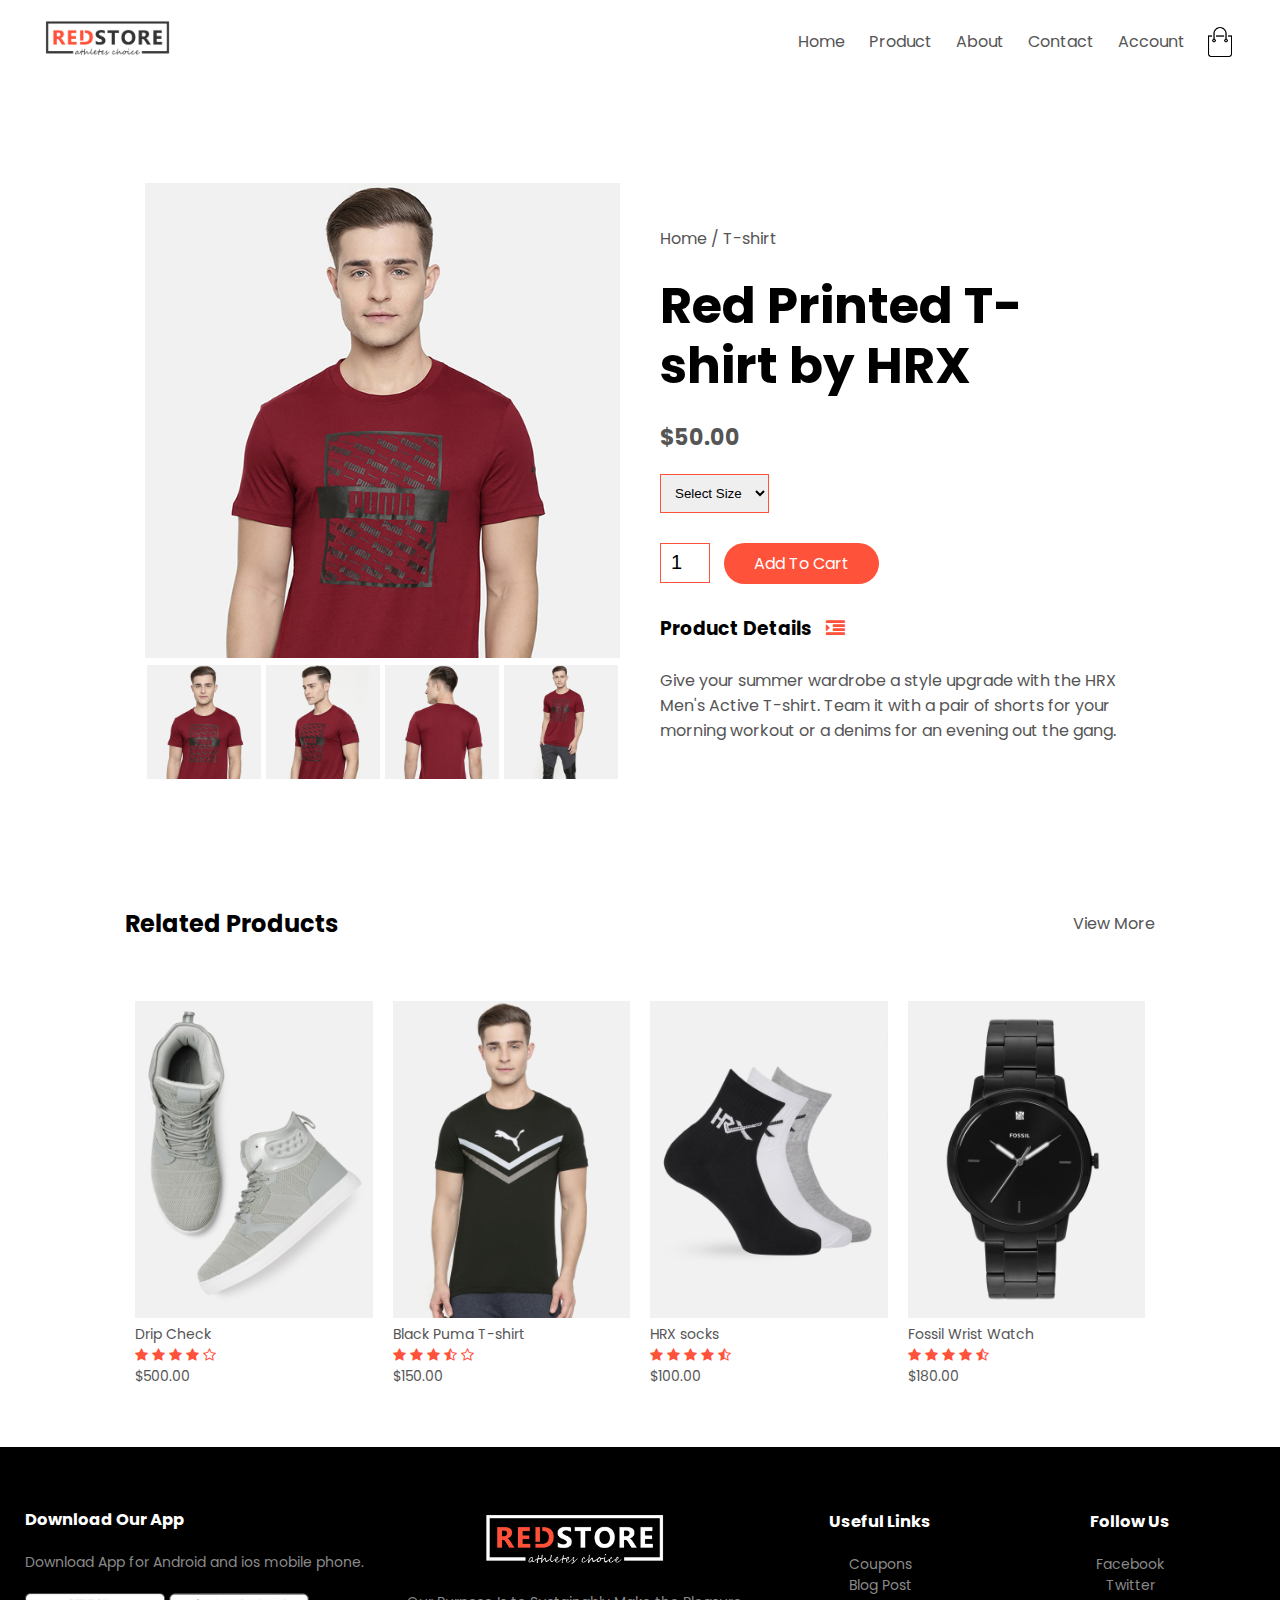
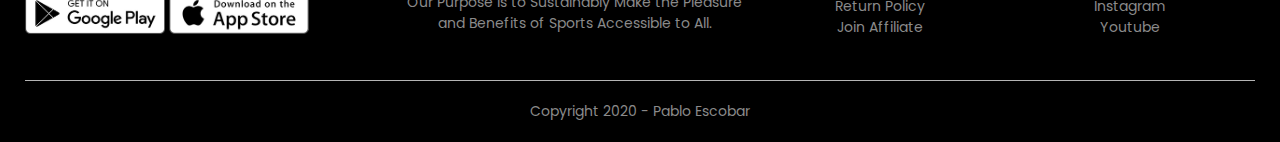
<file: pablostore/product-details.html>
<!DOCTYPE html>
<html lang="en">
<head>
    <meta charset="UTF-8">
    <meta name="viewport" content="width=device-width, initial-scale=1.0">
    <title> Product Details |Pablo's Store</title>
    <link rel="stylesheet" href="css/style.css">
    <link rel="stylesheet" href="https://fonts.googleapis.com/css2?family=Poppins:wght@300;400;500;600;700&display=swap">
    <link rel="stylesheet" href="https://stackpath.bootstrapcdn.com/font-awesome/4.7.0/css/font-awesome.min.css">
</head>
<body>

   
        <div class="container">
            <div class="navbar">
                    <div class="logo">
                        <a href="index.html"><img src="images/logo.png" width="125px" alt="logo"></a>
                    </div>
                    <nav>
                        <ul id="MenuItems">
                            <li> <a href="index.html">Home</a> </li>
                            <li> <a href="product.html">Product</a> </li>
                            <li> <a href="">About</a> </li>
                            <li> <a href="">Contact</a> </li>
                            <li> <a href="account.html">Account</a> </li>
                        </ul>
                    </nav>
                    <a href="cart.html"></a><img src="images/cart.png" width="30px" height="30px" alt="cart"></a>
                    <img src="images/menu.png" class="menu-icon" onclick="menutoggle()">
                </div>
        </div>


        <!-------single product details---------->

            <div class="small-container single-product">
                <div class="row">
                    <div class="col-2">
                        <img src="images/gallery-1.jpg" width="100%" id="productImg">

                        <div class="small-img-row">
                            <div class="small-img-col">
                                <img src="images/gallery-1.jpg" width="100%" class="small-img">
                            </div>
                            <div class="small-img-col">
                                <img src="images/gallery-2.jpg" width="100%" class="small-img">
                            </div>
                            <div class="small-img-col">
                                <img src="images/gallery-3.jpg" width="100%" class="small-img">
                            </div>
                            <div class="small-img-col">
                                <img src="images/gallery-4.jpg" width="100%" class="small-img">
                            </div>
                        </div>


                    </div>
                    <div class="col-2">
                        <p>Home / T-shirt</p>
                        <h1>Red Printed T-shirt by HRX</h1>
                        <h4>$50.00</h4>
                        <select >
                            <option>Select Size</option>
                            <option>XXL</option>
                            <option>XL</option>
                            <option>Large</option>
                            <option>Medium</option>
                            <option>Small</option>
                        </select>
                        <input type="number" value="1">
                        <a href="" class="btn">Add To Cart</a>

                        <h3>Product Details  <i class="fa fa-indent"></i></h3>
                        <br>
                        <p>Give your summer wardrobe a style upgrade with the HRX Men's Active T-shirt. Team it with a pair of shorts for your morning workout or a denims for an evening out the gang.</p>
                    </div>
                </div>
            </div>

            <!-----title----->

                <div class="small-container">
                    <div class="row row-2">
                        <h2>Related Products</h2>
                        <p>View More</p>
                    </div>
                </div>


            <!-----products----->

            <div class="small-container">
                
                <div class="row">
                    <div class="col-4">
                        <img src="images/product-5.jpg" alt="">
                        <h4>Drip Check</h4>
                        <div class="ratings">
                            <i class="fa fa-star"></i>
                            <i class="fa fa-star"></i>
                            <i class="fa fa-star"></i>
                            <i class="fa fa-star"></i>
                            <i class="fa fa-star-o"></i>
                        </div>
                        <p>$500.00</p>
                    </div>
                    <div class="col-4">
                        <img src="images/product-6.jpg" alt="">
                        <h4>Black Puma T-shirt</h4>
                        <div class="ratings">
                            <i class="fa fa-star"></i>
                            <i class="fa fa-star"></i>
                            <i class="fa fa-star"></i>
                            <i class="fa fa-star-half-o"></i>
                            <i class="fa fa-star-o"></i>
                        </div>
                        <p>$150.00</p>
                    </div>
                    <div class="col-4">
                        <img src="images/product-7.jpg" alt="">
                        <h4>HRX socks</h4>
                        <div class="ratings">
                            <i class="fa fa-star"></i>
                            <i class="fa fa-star"></i>
                            <i class="fa fa-star"></i>
                            <i class="fa fa-star"></i>
                            <i class="fa fa-star-half-o"></i>
                        </div>
                        <p>$100.00</p>
                    </div>
                    <div class="col-4">
                        <img src="images/product-8.jpg" alt="">
                        <h4>Fossil Wrist Watch</h4>
                        <div class="ratings">
                            <i class="fa fa-star"></i>
                            <i class="fa fa-star"></i>
                            <i class="fa fa-star"></i>
                            <i class="fa fa-star"></i>
                            <i class="fa fa-star-half-o"></i>
                        </div>
                        <p>$180.00</p>
                    </div>
                </div>
                   
                </div>


            </div>

            <!------------footer-------->
            <div class="footer">
                <div class="container">
                    <div class="row">
                        <div class="footer-col-1">
                            <h3>Download Our App</h3>
                            <p>Download App for Android and ios mobile phone.</p>
                            <div class="app-logo">
                                <img src="images/play-store.png" alt="">
                                <img src="images/app-store.png" alt="">
                            </div>
                        </div>
                        <div class="footer-col-2">
                           <img src="images/logo-white.png" alt="">
                            <p>Our Purpose Is to Sustainably Make the Pleasure and Benefits of Sports Accessible to All.</p>
                        </div>
                        <div class="footer-col-3">
                          <h3>Useful Links</h3>
                           <ul>
                               <li>Coupons</li>
                               <li>Blog Post</li>
                               <li>Return Policy</li>
                               <li>Join Affiliate</li>
                           </ul>
                        </div>
                        <div class="footer-col-4">
                          <h3>Follow Us</h3>
                           <ul>
                               <li>Facebook</li>
                               <li>Twitter</li>
                               <li>Instagram</li>
                               <li>Youtube</li>
                           </ul>
                        </div>
                    </div>
                    <hr>
                    <p class="copyright">Copyright 2020 - Pablo Escobar</p>
                </div>
            </div>

            <!-----js for toggle menu-->

            <script>
                var MenuItems = document.getElementById("MenuItems");

                MenuItems.style.maxHeight = "0px";

                function menutoggle(){
                    if(MenuItems.style.maxHeight == "0px")
                        {
                            MenuItems.style.maxHeight = "200px";
                        }
                        else
                        {
                            MenuItems.style.maxHeight = "0px";
                        }
                }
            </script>

            <!----------js for product gallery------------>

            <script>
                var productImg = document.getElementById("productImg");
                var smallImg = document.getElementsByClassName("small-img");

                smallImg[0].onclick = function()
                {
                    productImg.src = smallImg[0].src;
                }
                smallImg[1].onclick = function()
                {
                    productImg.src = smallImg[1].src;
                }
                smallImg[2].onclick = function()
                {
                    productImg.src = smallImg[2].src;
                }
                smallImg[3].onclick = function()
                {
                    productImg.src = smallImg[3].src;
                }

            </script>
</body>
</html>
</file>
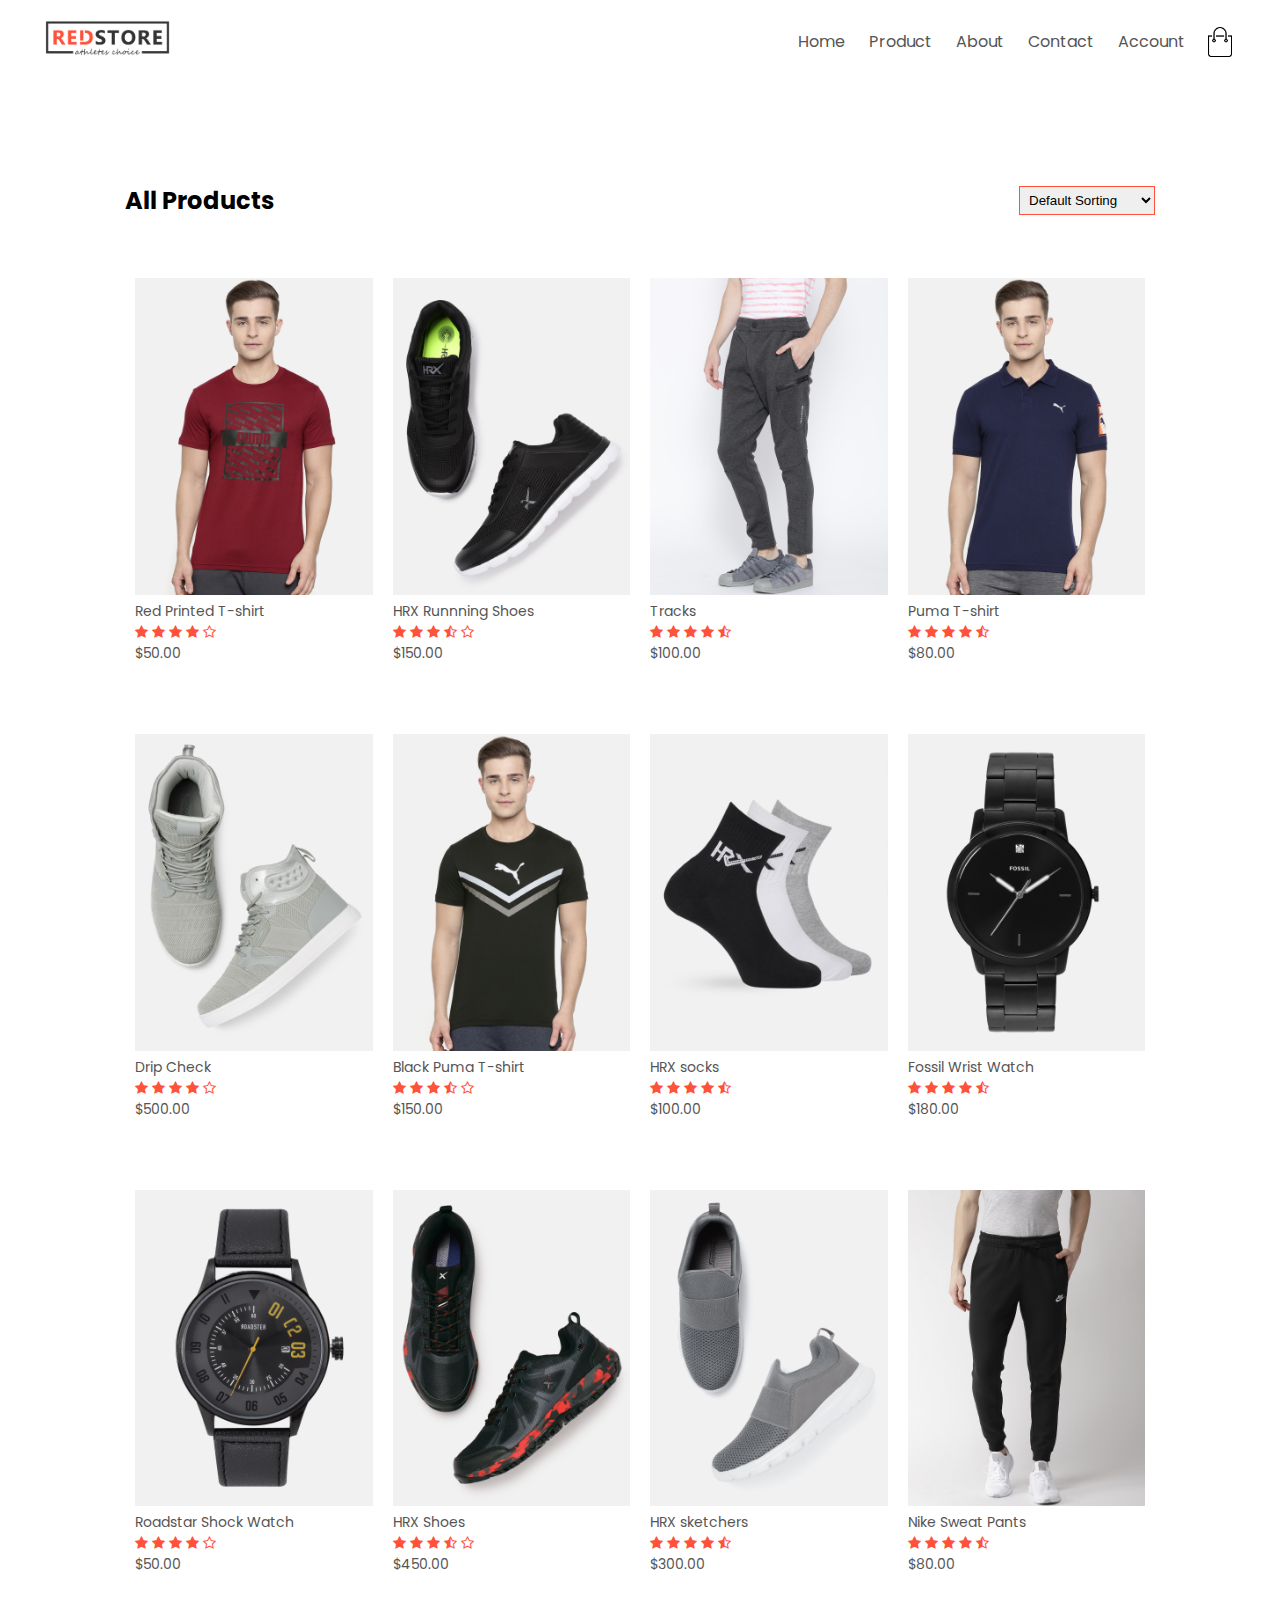
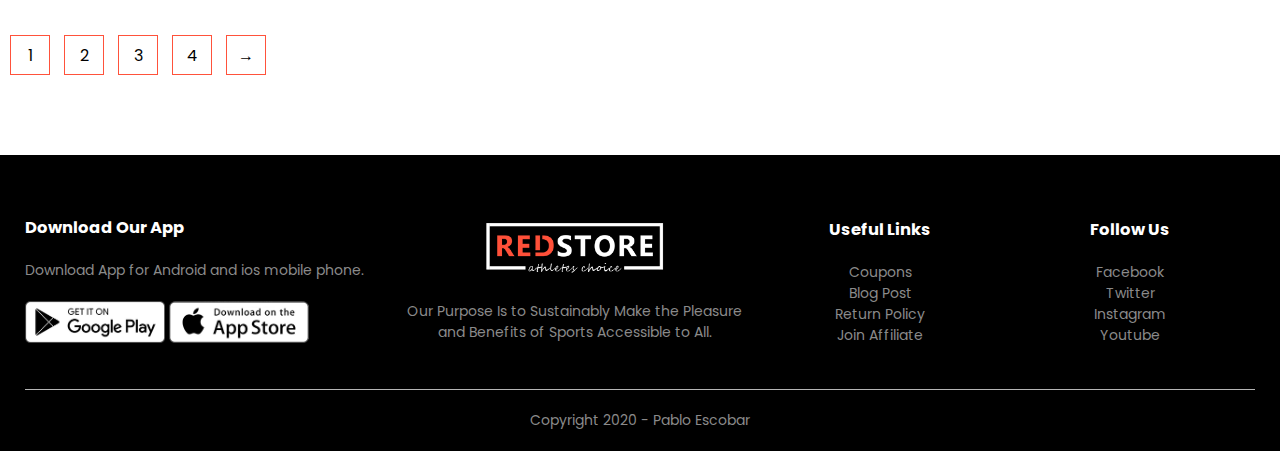
<file: pablostore/product.html>
<!DOCTYPE html>
<html lang="en">
<head>
    <meta charset="UTF-8">
    <meta name="viewport" content="width=device-width, initial-scale=1.0">
    <title>All Products Pablo's Store</title>
    <link rel="stylesheet" href="css/style.css">
    <link rel="stylesheet" href="https://fonts.googleapis.com/css2?family=Poppins:wght@300;400;500;600;700&display=swap">
    <link rel="stylesheet" href="https://stackpath.bootstrapcdn.com/font-awesome/4.7.0/css/font-awesome.min.css">
</head>
<body>

   
        <div class="container">
            <div class="navbar">
                    <div class="logo">
                        <a href="index.html"></a><img src="images/logo.png" width="125px" alt="logo"></a>
                    </div>
                    <nav>
                        <ul id="MenuItems">
                            <li> <a href="index.html">Home</a> </li>
                            <li> <a href="product.html">Product</a> </li>
                            <li> <a href="">About</a> </li>
                            <li> <a href="">Contact</a> </li>
                            <li> <a href="account.html">Account</a> </li>
                        </ul>
                    </nav>
                    <a href="cart.html"></a><img src="images/cart.png" width="30px" height="30px" alt="cart"></a>
                    <img src="images/menu.png" class="menu-icon" onclick="menutoggle()">
                </div>
              

        </div>
    
            <div class="small-container">

                <div class="row row-2">
                    <h2>All Products</h2>
                    <select>
                        <option>Default Sorting</option>
                        <option>Sort by price</option>
                        <option>Sort by popularity</option>
                        <option>Sort by ratings</option>
                        <option>Sort by sale</option>
                    </select>
                </div>
                
                <div class="row">
                    <div class="col-4">
                        <a href="product-details.html"></a><img src="images/product-1.jpg" alt=""></a>
                        <a href="product-details.html"></a><h4>Red Printed T-shirt</h4></a>
                        <div class="ratings">
                            <i class="fa fa-star"></i>
                            <i class="fa fa-star"></i>
                            <i class="fa fa-star"></i>
                            <i class="fa fa-star"></i>
                            <i class="fa fa-star-o"></i>
                        </div>
                        <p>$50.00</p>
                    </div>
                    <div class="col-4">
                        <img src="images/product-2.jpg" alt="">
                        <h4>HRX Runnning Shoes</h4>
                        <div class="ratings">
                            <i class="fa fa-star"></i>
                            <i class="fa fa-star"></i>
                            <i class="fa fa-star"></i>
                            <i class="fa fa-star-half-o"></i>
                            <i class="fa fa-star-o"></i>
                        </div>
                        <p>$150.00</p>
                    </div>
                    <div class="col-4">
                        <img src="images/product-3.jpg" alt="">
                        <h4>Tracks</h4>
                        <div class="ratings">
                            <i class="fa fa-star"></i>
                            <i class="fa fa-star"></i>
                            <i class="fa fa-star"></i>
                            <i class="fa fa-star"></i>
                            <i class="fa fa-star-half-o"></i>
                        </div>
                        <p>$100.00</p>
                    </div>
                    <div class="col-4">
                        <img src="images/product-4.jpg" alt="">
                        <h4>Puma T-shirt</h4>
                        <div class="ratings">
                            <i class="fa fa-star"></i>
                            <i class="fa fa-star"></i>
                            <i class="fa fa-star"></i>
                            <i class="fa fa-star"></i>
                            <i class="fa fa-star-half-o"></i>
                        </div>
                        <p>$80.00</p>
                    </div>
                </div>

          
                <div class="row">
                    <div class="col-4">
                        <img src="images/product-5.jpg" alt="">
                        <h4>Drip Check</h4>
                        <div class="ratings">
                            <i class="fa fa-star"></i>
                            <i class="fa fa-star"></i>
                            <i class="fa fa-star"></i>
                            <i class="fa fa-star"></i>
                            <i class="fa fa-star-o"></i>
                        </div>
                        <p>$500.00</p>
                    </div>
                    <div class="col-4">
                        <img src="images/product-6.jpg" alt="">
                        <h4>Black Puma T-shirt</h4>
                        <div class="ratings">
                            <i class="fa fa-star"></i>
                            <i class="fa fa-star"></i>
                            <i class="fa fa-star"></i>
                            <i class="fa fa-star-half-o"></i>
                            <i class="fa fa-star-o"></i>
                        </div>
                        <p>$150.00</p>
                    </div>
                    <div class="col-4">
                        <img src="images/product-7.jpg" alt="">
                        <h4>HRX socks</h4>
                        <div class="ratings">
                            <i class="fa fa-star"></i>
                            <i class="fa fa-star"></i>
                            <i class="fa fa-star"></i>
                            <i class="fa fa-star"></i>
                            <i class="fa fa-star-half-o"></i>
                        </div>
                        <p>$100.00</p>
                    </div>
                    <div class="col-4">
                        <img src="images/product-8.jpg" alt="">
                        <h4>Fossil Wrist Watch</h4>
                        <div class="ratings">
                            <i class="fa fa-star"></i>
                            <i class="fa fa-star"></i>
                            <i class="fa fa-star"></i>
                            <i class="fa fa-star"></i>
                            <i class="fa fa-star-half-o"></i>
                        </div>
                        <p>$180.00</p>
                    </div>
                </div>

                <div class="row">
                    <div class="col-4">
                        <img src="images/product-9.jpg" alt="">
                        <h4>Roadstar Shock Watch</h4>
                        <div class="ratings">
                            <i class="fa fa-star"></i>
                            <i class="fa fa-star"></i>
                            <i class="fa fa-star"></i>
                            <i class="fa fa-star"></i>
                            <i class="fa fa-star-o"></i>
                        </div>
                        <p>$50.00</p>
                    </div>
                    <div class="col-4">
                        <img src="images/product-10.jpg" alt="">
                        <h4>HRX  Shoes</h4>
                        <div class="ratings">
                            <i class="fa fa-star"></i>
                            <i class="fa fa-star"></i>
                            <i class="fa fa-star"></i>
                            <i class="fa fa-star-half-o"></i>
                            <i class="fa fa-star-o"></i>
                        </div>
                        <p>$450.00</p>
                    </div>
                    <div class="col-4">
                        <img src="images/product-11.jpg" alt="">
                        <h4>HRX sketchers</h4>
                        <div class="ratings">
                            <i class="fa fa-star"></i>
                            <i class="fa fa-star"></i>
                            <i class="fa fa-star"></i>
                            <i class="fa fa-star"></i>
                            <i class="fa fa-star-half-o"></i>
                        </div>
                        <p>$300.00</p>
                    </div>
                    <div class="col-4">
                        <img src="images/product-12.jpg" alt="">
                        <h4>Nike Sweat Pants</h4>
                        <div class="ratings">
                            <i class="fa fa-star"></i>
                            <i class="fa fa-star"></i>
                            <i class="fa fa-star"></i>
                            <i class="fa fa-star"></i>
                            <i class="fa fa-star-half-o"></i>
                        </div>
                        <p>$80.00</p>
                        </div>
                    </div>
                </div>

                <div class="page-btn">
                    <span>1</span>
                    <span>2</span>
                    <span>3</span>
                    <span>4</span>
                    <span>&#8594;</span>
                </div>

            </div>

          
           

           

            <!------------footer-------->
            <div class="footer">
                <div class="container">
                    <div class="row">
                        <div class="footer-col-1">
                            <h3>Download Our App</h3>
                            <p>Download App for Android and ios mobile phone.</p>
                            <div class="app-logo">
                                <img src="images/play-store.png" alt="">
                                <img src="images/app-store.png" alt="">
                            </div>
                        </div>
                        <div class="footer-col-2">
                           <img src="images/logo-white.png" alt="">
                            <p>Our Purpose Is to Sustainably Make the Pleasure and Benefits of Sports Accessible to All.</p>
                        </div>
                        <div class="footer-col-3">
                          <h3>Useful Links</h3>
                           <ul>
                               <li>Coupons</li>
                               <li>Blog Post</li>
                               <li>Return Policy</li>
                               <li>Join Affiliate</li>
                           </ul>
                        </div>
                        <div class="footer-col-4">
                          <h3>Follow Us</h3>
                           <ul>
                               <li>Facebook</li>
                               <li>Twitter</li>
                               <li>Instagram</li>
                               <li>Youtube</li>
                           </ul>
                        </div>
                    </div>
                    <hr>
                    <p class="copyright">Copyright 2020 - Pablo Escobar</p>
                </div>
            </div>

            <!-----js for toggle menu-->

            <script>
                var MenuItems = document.getElementById("MenuItems");

                MenuItems.style.maxHeight = "0px";

                function menutoggle(){
                    if(MenuItems.style.maxHeight == "0px")
                        {
                            MenuItems.style.maxHeight = "200px";
                        }
                        else
                        {
                            MenuItems.style.maxHeight = "0px";
                        }
                }
            </script>
</body>
</html>
</file>
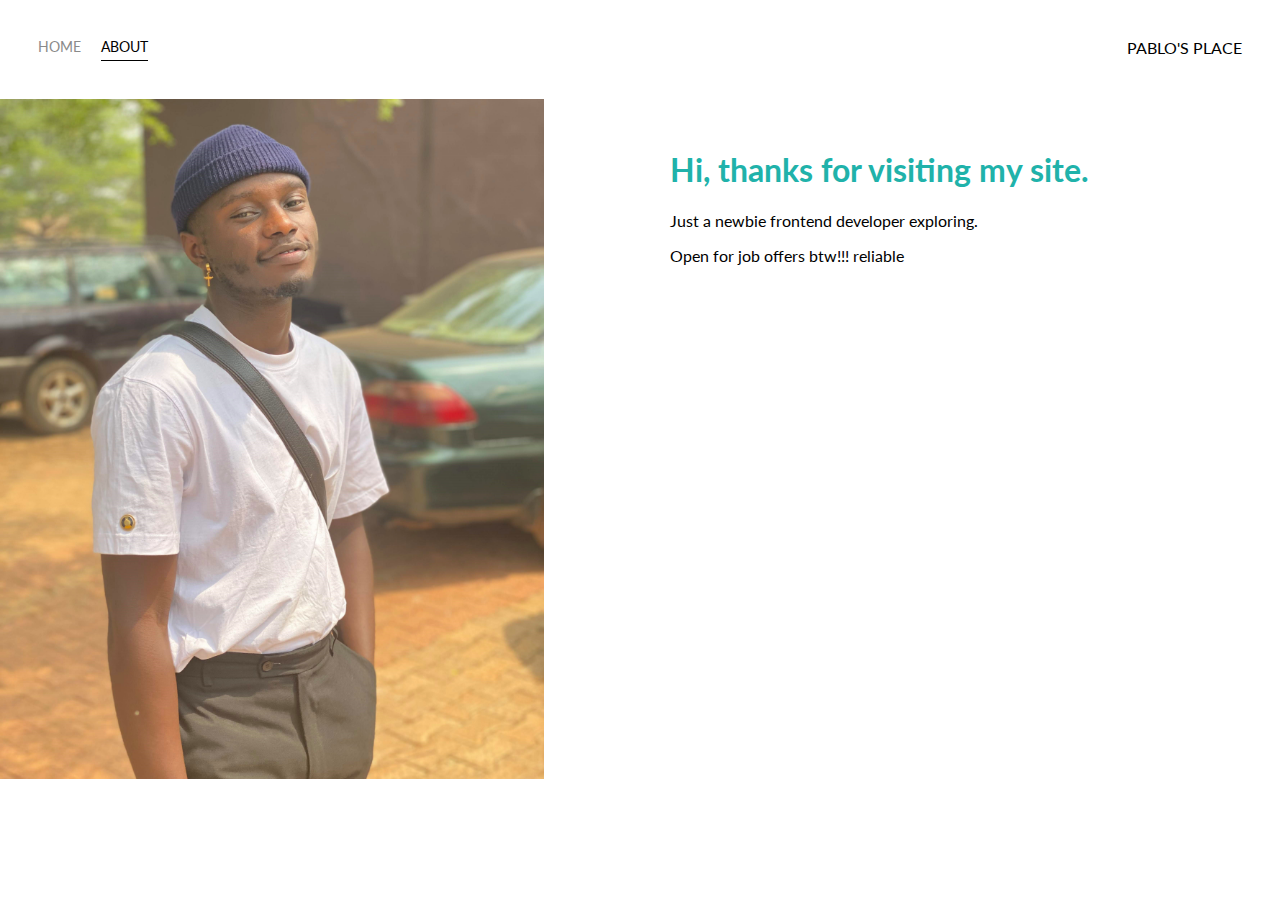
<file: portfolio-website/about.html>
<!DOCTYPE html>
<html lang="en">
<head>
    <meta charset="UTF-8">
    <meta name="viewport" content="width=device-width, initial-scale=1.0">
    <title>About</title>
    <link rel="stylesheet" href="https://fonts.googleapis.com/css?family=Lato">
    <link rel="stylesheet" href="style.css">
</head>
<body>
    <div class="container">
        <div class="nav-wrapper">
            <div class="left-side">
                <div class="nav-link-wrapper">
                     <a href="index.html">Home</a>
                </div>

                <div class="nav-link-wrapper active-nav-link">
                     <a href="about.html">About</a>
              </div>

            </div>

            <div class="right-side">
                 <div>PABLO'S PLACE</div>
            </div>

        </div>

        <div class="content-wrapper">
            <div class="two-column-wrapper">
                <div class="profile-image-wrapper">
                    <img src="images/profile.jpg" alt="">
                </div>

                <div class="profile-content-wrapper">
                    <h1>Hi, thanks for visiting my site.</h1>
                    <p>Just a newbie frontend developer exploring.</p>
                    <p>Open for job offers btw!!! reliable</p>
                </div>

            </div>
        </div>

        
    </div>
</body>
</html>
</file>
<file: frontender/css/style.css>
@import url('https://fonts.googleapis.com/css?family=Montserrat:400,600');

body {
    margin: 0;
    font-family: 'Montserrat', sans-serif;
}

p, blockquote {
    font-size: .9em;
    line-height: 1.6em;
}

ul {
    list-style-type: none;
    margin: 0;
    padding: 0;
}

.container {
    text-align: center;
    padding: .8em 1.2em;
}

.logo {
    width: 130px;
}

.hide-mobile {
    display: none;
}

header {
    display: flex;
    justify-content: space-between;
}

.menu {
    width: 25px;
    margin-top: 45%;
}

.server {
    width: 70%;
    margin: 2em auto 2em 25%;
}

h1, .subhead {
    position: relative;
    z-index: 3;
}

.subhead {
    font-size: 1.1em;
}

.blue-container {
    width: 100%;
    background: #00c2ff;
    color: #fff;
    margin-top: 15%;
    padding: 4em 0 2em;
    border-top-left-radius: 40px;
    transform: skewY(-2deg);

}

.blue-container::before {
    content: "";
    width: 40px;
    height: 40px;
    background-color: #00c2ff;
    position: absolute;
    top: -39px;
    right: 0;
    z-index: -2;

}

.blue-container:after {
    content: "";
    width: 80px;
    height: 80px;
    background-color: #fff;
    top: -80px;
    position: absolute;
    right: 0;
    border-radius: 50%;
    z-index: -1;
}

.blue-container ul {
    transform: skewY(2deg);
}

.blue-container ul li {
    margin-bottom: 3em;
}

.blue-container ul li p {
    padding: 0 .5em;
}

.blue-container img {
    width: 14%;

}

.blue-container ul li:nth-child(3) img {
    width: 8%;
}

.gray-container {
    background-color: #f6f6f6;
    padding: 4em 0 2em;
    margin-top: -3%;
}

.gray-container ul li:first-child {
    margin-bottom: 2em;
}

figure {
    margin: 0;
    padding: 0;
}

figcaption {
    font-weight: bold;
    color: #00c2ff;
}

h2 {
    margin-top: 7%;
}

.cta {
    background-color: #00cc80;
    width: calc(100% - 1em);
    display: block;
    color: #fff;
    border-radius: 20px;
    padding: .5em;
    text-decoration: none;
    font-size: 1.5em;
    margin: 3% auto 7%;
    position: relative;
    z-index: 4;
}

.footer-container {
    width: 100%;
    background: #3d444a;
    color: #fff;
    padding: 3em 0;
    border-top-right-radius: 40px;
    transform: skewY(2deg);
}

.footer-container .container {
    transform: skewY(-2deg);
}

.footer-container:before {
    content: "";
    width: 40px;
    height: 40px;
    background-color: #3d444a;
    position: absolute;
    top: -39px;
    left: 0;
    z-index: -2;

}

.footer-container:after {
    content: "";
    width: 80px;
    height: 80px;
    background-color: #fff;
    position: absolute;
    z-index: -1;
    top: -80px;
    left: 0;
    border-radius: 50%;
}

ul.footer-links {
    margin: 0 auto;
}

ul.footer-links li {
    display: inline-block;
}

ul.footer-links li a {
    color: #9d9d9d;
    font-size: .8em;
}

nav ul {
    position: fixed;
    width: 60%;
    top: 0;
    right: 0;
    text-align: left;
    background: rgb(36,41,44);
    height: 100%;
    z-index: 7;
    padding-top: 3em;
}

nav ul li a {
    color: white;
    text-decoration: none;
    display: block;
    width: 100%;
    padding: 1em 2em;
    background-color: rgb(49, 55, 59);
}

nav ul li a:hover {
    background-color: rgb(65, 73, 78);
}

.exit-btn {
    margin-bottom: 1em;
    margin-top: -1.3em;
    text-align: right;
    padding: 0 1.4em;
}

.exit-btn img {
    width: 15px;
    cursor: pointer;
}

@media only screen and (min-width: 650px) {

    .server {
        width: 50%;
    }

    h1 {
        font-size: 3em;
        margin: 0;
    }

    .subhead {
        font-size: 1.4em;
        margin-bottom: 12%;
    }

    .blue-container {
        margin: 0;
    }

    .blue-container img {
        width: 20%
    }

    .blue-container ul li:nth-child(3) img {
        width: 11%;
        margin-top: -6px;
    }

    .blue-container ul {
        display: flex;
        margin-top: -1em;
        align-items: center;
    }

    .blue-container ul li {
        margin-bottom: 0;
    }

    .blue-container ul li p {
        padding: 0 .8em;
    }

    .gray-container ul {
        display: flex;
    }

    nav ul {
        width: 40%;
    }
}

@media only screen and (min-width: 875px) {
    .subhead {
        margin-bottom: 15%;
    }

    .blue-container ul {
        margin: 0 0 4% 0;
    }

    .gray-container ul {
        margin: 4% 0 0;
    }
}

@media only screen and (min-width: 1024px) {
    .cta {
        width: 50%;
    }

    .container {
        width: 80%;
        margin: 0 auto;
    }

    .show-desktop {
        display: block;
        margin: 0 auto 13% auto;
    }

    .hide-desktop {
        display: none;
    }

    nav ul {
        position: inherit;
        width: auto;
        background: none;
        height: auto;
        display: flex;
        padding-top: 0;
    }

    nav ul li {
        float: left;
    }

    nav ul li a {
        color: black;
        background-color: inherit;
        text-align: right;
        padding: 1em 2em;
    }

    nav ul li a:hover {
        background-color: inherit;
    }

    .scroll {
        width: 30px;
        animation: move 1s infinite alternate;
    }

    @keyframes move {
        from {
            transform: translateY(0px);
        }
        to {
            transform: translateY(20px);
        }
    }
}

@media only screen and (min-width: 1600px) {
    .server {
        width: 40%;
        margin: 5em auto 4em 15%;
    }

    .container {
        width: 70%;
    }

    .blue-container {
        padding: 7em 0 2em;
    }

    .blue-container ul li p, blockquote {
        font-size: 1.3em;
    }

    .gray-container {
        padding: 6em 0 4em;
    }

    h2 {
        margin-top: 4em;
    }

    .blue-container img {
        width: 15%;
    }

    .blue-container ul li:nth-child(3) img{
        width: 8%;
        margin-top: -4px;
    }
}
</file>
<file: pablostore/css/style.css>
* {
    margin: 0;
    padding: 0;
    box-sizing: border-box;
}

body {
    font-family: 'Poppins', sans-serif;
}

.navbar {
    display: flex;
    align-items: center;
    padding: 20px;
}

nav {
    flex: 1;
    text-align: right;
}

nav ul {
    display: inline-block;
    list-style-type: none;
}

nav ul li {
    display: inline-block;
    margin-right: 20px;
}

a {
    text-decoration: none;
    color: #555;
}

p{
    color: #555;
}

.container {
    max-width: 1300px;
    margin: auto;
    padding-left: 25px;
    padding-right: 25px;
}

.row {
    display: flex;
    align-items: center;
    flex-wrap: wrap;
    justify-content: space-around;
}

.col-2 {
    flex-basis: 50%;
    min-width: 300px;
}

.col-2 img {
    max-width: 100%;
    padding: 50px 0;
}

.col-2 h1 {
    font-size: 50px;
    line-height: 60px;
    margin: 25px 0;
}

.btn {
    display: inline-block;
    background: #ff523b;
    color: #fff;
    padding: 8px 30px;
    margin: 30px 0;
    border-radius: 30px;
    transition: background 0.5s;
}

.btn:hover {
    background: #563434;
}

.header {
    background: radial-gradient(#fff, #ffd6d6);
}

.header .row {
    margin-top: 70px;
}

.categories {
    margin: 70px 0;
}

.col-3 {
    flex-basis: 30%;
    min-width: 250px;
    margin-bottom: 30px;
}

.col-3 img {
    width: 100%;
}

.small-container {
    max-width: 1080px;
    margin: auto;
    padding-left: 25px;
    padding-right: 25px;
}

.col-4 {
    flex-basis: 25%;
    padding: 10px;
    min-width: 200px;
    margin-bottom: 50px;
    transform: transform 0.5s;
}

.col-4 img {
    width: 100%;
}

.title {
    text-align: center;
    margin: 0 auto 80px;
    position: relative;
    line-height: 60px;
    color: #555;
}

.title::after {
    content: "";
    background: #ff523b;
    width: 80px;
    height: 5px;
    border-radius: 5px;
    position: absolute;
    bottom: 0;
    left: 50%;
    transform: translateX(-50%);
}

h4 {
    color: #555;
    font-weight: normal;

}

.col-4 {
    font-size: 14px;
}

.ratings .fa {
    color: #ff523b;
}

.col-4:hover {
    transform: translateY(-5px);
}

/*---------offer------------*/

.offer {
    background: radial-gradient(#fff, #ffd6d6);
    margin-top: 80px;
    padding: 30px 0;
}

.col-2 .offer-img {
    padding: 50px;
}

small {
    color: #555;
}

/*-----------------testimonial------------------*/

.testimonial {
    padding-top: 100px;
}

.testimonial .col-3 {
    text-align: center;
    padding: 40px 20px;
    box-shadow: 0 0 20px 0px rgba(0, 0, 0, 0.1);
    cursor: pointer;
    transition: transform 0.5s;
}

.testimonial .col-3 img {
    width: 50px;
    margin-top: 20px;
    border-radius: 50%;
}

.testimonial .col-3:hover {
    transform: translateY(-10px);

}

.fa.fa-quote-left {
    font-size: 34px;
    color: #ff523b;
}

.col-3 p {
    font-size: 12px;
    margin: 12px 0;
    color: #777;
}

.testimonial .col-3 h3 {
    font-weight: 600;
    color: #555;
    font-size: 16px;
}

/*----------brands----------*/

.brands {
    margin: 100px auto;
}

.col-5 {
    width: 160px;
}

.col-5 img {
    width: 100%;
    cursor: pointer;
    filter: grayscale(100%);
}

.col-5 img:hover {
    filter: grayscale(0);
}

/*---------footer---------*/

.footer {
    background: #000;
    color: #8a8a8a;
    font-size: 14px;
    padding: 60px 0 20px;
}

.footer p {
    color: #8a8a8a;
}

.footer h3 {
    color: #fff;
    margin-bottom: 20px;
}

.footer-col-1, .footer-col-2, .footer-col-3, .footer-col-4 {
    min-width: 250px;
    margin-bottom: 20px;
}

.footer-col-1 {
    flex-basis: 30%;
}
.footer-col-2 {
    flex: 1;
    text-align: center;
}
.footer-col-2 img {
    width: 180px;
    margin-bottom: 20px;
}

.footer-col-3, .footer-col-4 {
    flex-basis: 12%;
    text-align: center;

}

ul {
    list-style-type: none;
}

.app-logo {
    margin-top: 20px;
}

.app-logo img {
    width: 140px;
}

.footer hr {
    border: none;
    background: #b5b5b5;
    height: 1px;
    margin: 20px 0;

}

.copyright {
    text-align: center;
}

.menu-icon {
    width: 28px;
    margin-left: 20px;
    display: none;
}

/*all product page*/

.row-2 {
    justify-content: space-between;
    margin: 100px auto 50px;
}

select {
    border: 1px solid #ff523b;
    padding: 5px;
}

select:focus {
    outline: none;
}

.page-btn {
    margin: 0 auto 80px;
}

.page-btn span {
    display: inline-block;
    border: 1px solid #ff523b;
    margin-left: 10px;
    width: 40px;
    height: 40px;
    text-align: center;
    line-height: 40px;
    cursor: pointer;
}

.page-btn span:hover {
    background: #ff523b;
    color: #fff;
}

/*----------single product details----------------*/

.single-product {
    margin-top: 80px;
}

.single-product .col-2 img {
    padding: 0;
}

.single-product .col-2 {
    padding: 20px;
}

.single-product h4 {
    margin: 20px 0;
    font-size: 22px;
    font-weight: bold;
}

.single-product select {
    display: block;
    padding: 10px;
    margin-top: 20px;
}

.single-product input {
    width: 50px;
    height: 40px;
    padding-left:10px;
    font-size: 20px;
    margin-right: 10px;
    border: 1px solid #ff523b;
}

input:focus {
    outline: none;
}

.single-product .fa {
    color: #ff523b;
    margin-left: 10px;
}

.small-img-row {
    display: flex;
    justify-content: space-around;
}

.small-img-col {
    flex-basis: 24%;
    cursor: pointer;
}

/*-------cart items------*/

.cart-page {
    margin: 80px auto;
}

table {
    width: 100%;
    border-collapse: collapse;
}

.cart-info {
    display: flex;
    flex-wrap: wrap;
}

th {
    text-align: left;
    padding: 5px;
    color: #fff;
    background: #ff523b;
    font-weight: normal;
}

td {
    padding: 10px 5px;
}

td input {
    width: 40px;
    height: 30px;
    padding: 5px;
}

td a {
    color: #ff523b;
    font-size: 12px;
}

td img {
    width: 80px;
    height: 80px;
    margin-right: 10px;
}

.total-price {
    display: flex;
    justify-content: flex-end;
}

.total-price table {
    border-top: 3px solid #ff523b;
    width: 100%;
    max-width: 400px;
}

td:last-child {
    text-align: right;
}

th:last-child{
    text-align: right;
}

/*--------------account-page----------*/

.account-page {
    padding: 50px 0;
    background: radial-gradient(#fff, #ffd6d6);
}

.form-container {
    background: #fff;
    width: 300px;
    height: 400px;
    position: relative;
    text-align: center;
    padding: 20px 0;
    margin: auto;
    box-shadow: 0 0 20px 0px rgba(0, 0, 0, 0.1);
    overflow: hidden;
}

.form-container span {
    font-weight: bold;
    padding: 0 10px;
    color: #555;
    cursor: pointer;
    width: 100px;
    display: inline-block;
}

.form-btn {
    display: inline-block;
}

.form-container form {
    max-width: 300px;
    padding: 0 20px;
    position: absolute;
    top: 130px;
    transition: transform 1s;

}

form input {
    width: 100%;
    height: 30px;
    margin: 10px 0;
    padding: 0 10px;
    border: 1px solid #ccc;
}

form .btn {
    width: 100%;
    border: none;
    cursor: pointer;
    margin: 10px 0;
}

form .btn:focus {
    outline: none;
}

#LoginForm {
    left: -300px;
}

#RegForm {
    left: 0;
}

form a {
    font-size: 12px;
}

#Indicator {
    width: 100px;
    border: none;
    background: #ff523b;
    height: 3px;
    margin-top: 8px;
    transform: translateX(100px);
    transition: transform 1s;
}

















/*---------media query for menu--------*/

@media only screen and (max-width: 800px) {
    nav ul {
        position: absolute;
        top: 70px;
        left: 0;
        background: #333;
        width: 100%;
        overflow: hidden;
        transition: max-height 0.5s;
    }
    nav ul li {
        display: block;
        margin-right: 50px;
        margin-top: 10px;
        margin-bottom: 10px;
    }

    nav ul li a {
        color: #fff;
    }

    .menu-icon {
        display: block;
        cursor: pointer;
    }
}

/* media query for les than 600 screen size*/

@media only screen and (max-width: 600px) {
    .row {
        text-align: center;
    }
    .col-2, .col-3, .col-4 {
        flex-basis: 100%;
    }
    .single-product .row {
        text-align: left;
    }
    .single-product .col-2 {
        padding: 20px 0;
    }
    .single-product h1 {
        font-size: 26px;
        line-height: 32px;
    }

    .cart-info p {
        display: none;
    }
}
</file>
<file: portfolio-website/style.css>
/* Master styles*/
body {
    margin: 0px;
    font-family: "Lato", sans-serif;
}

.container {
    display: grid;
    grid-template-columns: 1fr;
}

/* Nav styles */

.nav-wrapper {
    display: flex;
    justify-content: space-between;
    padding: 38px;
}

.left-side {
    display: flex;
    
}

.nav-wrapper > .left-side > div {
    margin-right: 20px;
    font-size: 0.9em;
    text-transform: uppercase;
}

.nav-link-wrapper {
    height: 22px;
    border-bottom: 1px solid transparent;
    transition: border-bottom 0.5s;
}

.nav-link-wrapper a {
    color: #8a8a8a;
    text-decoration: none;
    transition: color 0.5s;
}

.nav-link-wrapper:hover {
    border-bottom: 1px solid black;
}

.nav-link-wrapper a:hover {
    color: black;
}

.active-nav-link {
    border-bottom: 1px solid black;
}

.active-nav-link a {
    color: black !important;
}

/* Portfolio styles */

.portfolio-items-wrapper {
    display: grid;
    grid-template-columns: 1fr 1fr 1fr;
}

.portfolio-item-wrapper {
    position: relative;
}

.portfolio-img-background {
    height: 350px;
    width: 100%;
    background-size: cover;
    background-position: center;
    background-repeat: no-repeat;
}

.img-text-wrapper {
    position: absolute;
    top: 0;
    display: flex;
    flex-direction: column;
    justify-content: center;
    align-items: center;
    height: 100%;
    text-align: center;
    padding-left: 100px;
    padding-right: 100px;
}

.logo-wrapper img {
    width: 50%;
    margin-bottom: 20px;
}

.img-text-wrapper .subtitle {
    transition: 1s;
    font-weight: 600;
    color: transparent;
}


.img-text-wrapper:hover .subtitle {
    font-weight: 600;
    color: lightseagreen;
}

.img-darken {
    transition: 1s;
    filter: brightness(10%);
}

/* About page */
.two-column-wrapper {
    display: grid;
    grid-template-columns: 1fr 1fr;
}

.profile-image-wrapper img {
    width: 85%;
    
}

.profile-content-wrapper {
    padding: 30px;
}

.profile-content-wrapper h1 {
    color: lightseagreen;
}
</file>
